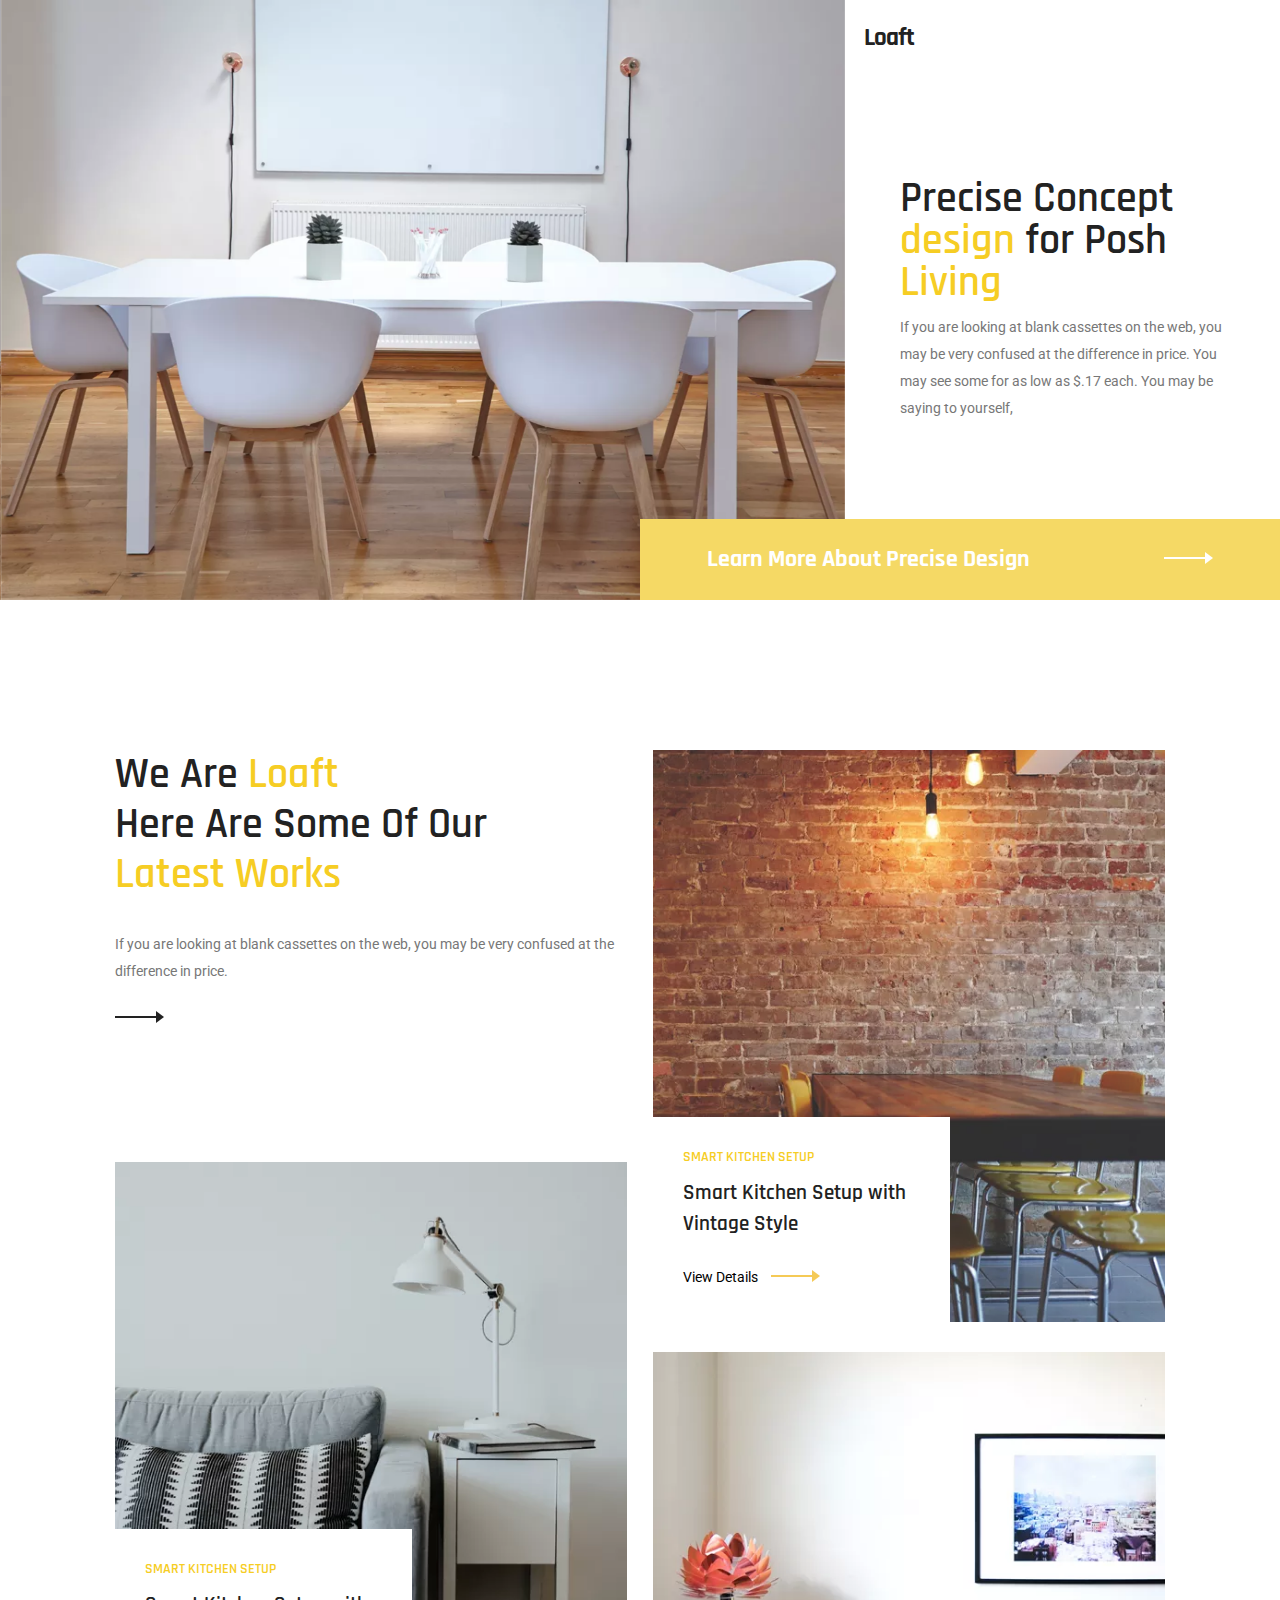
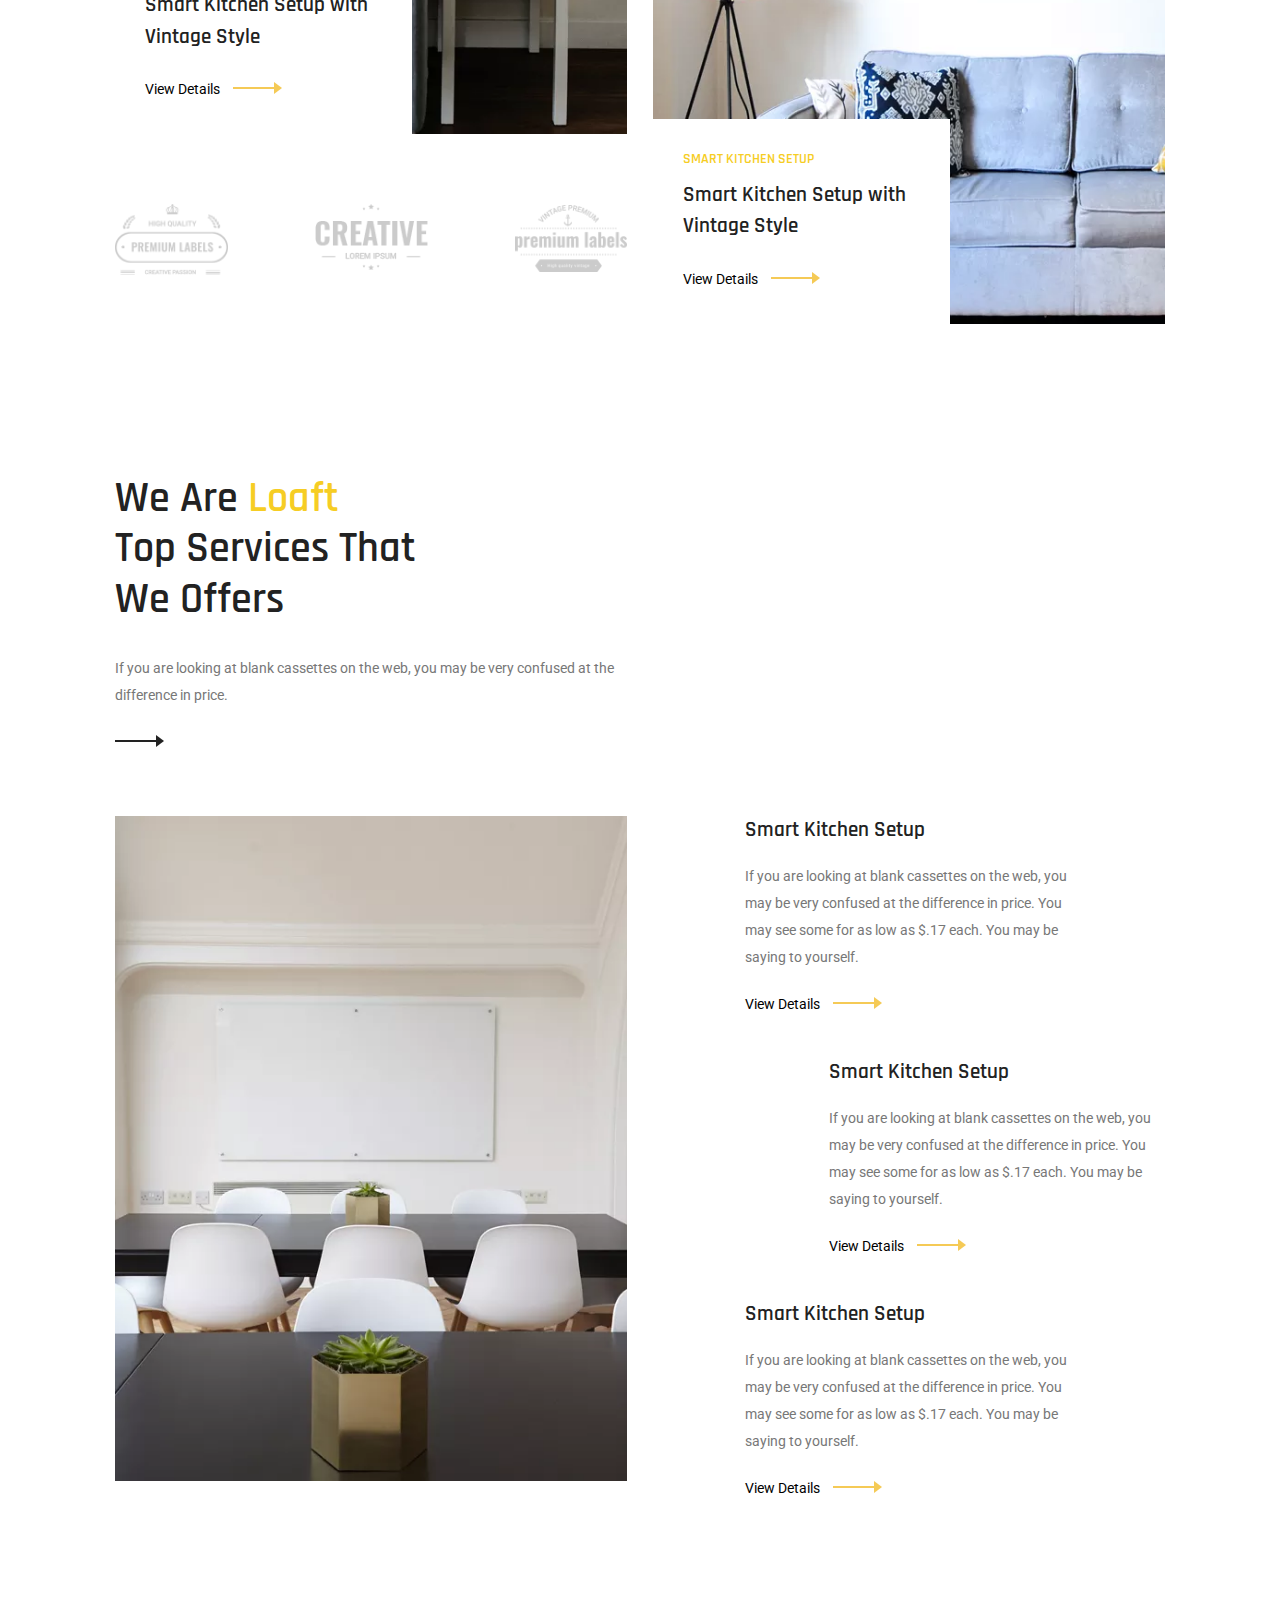
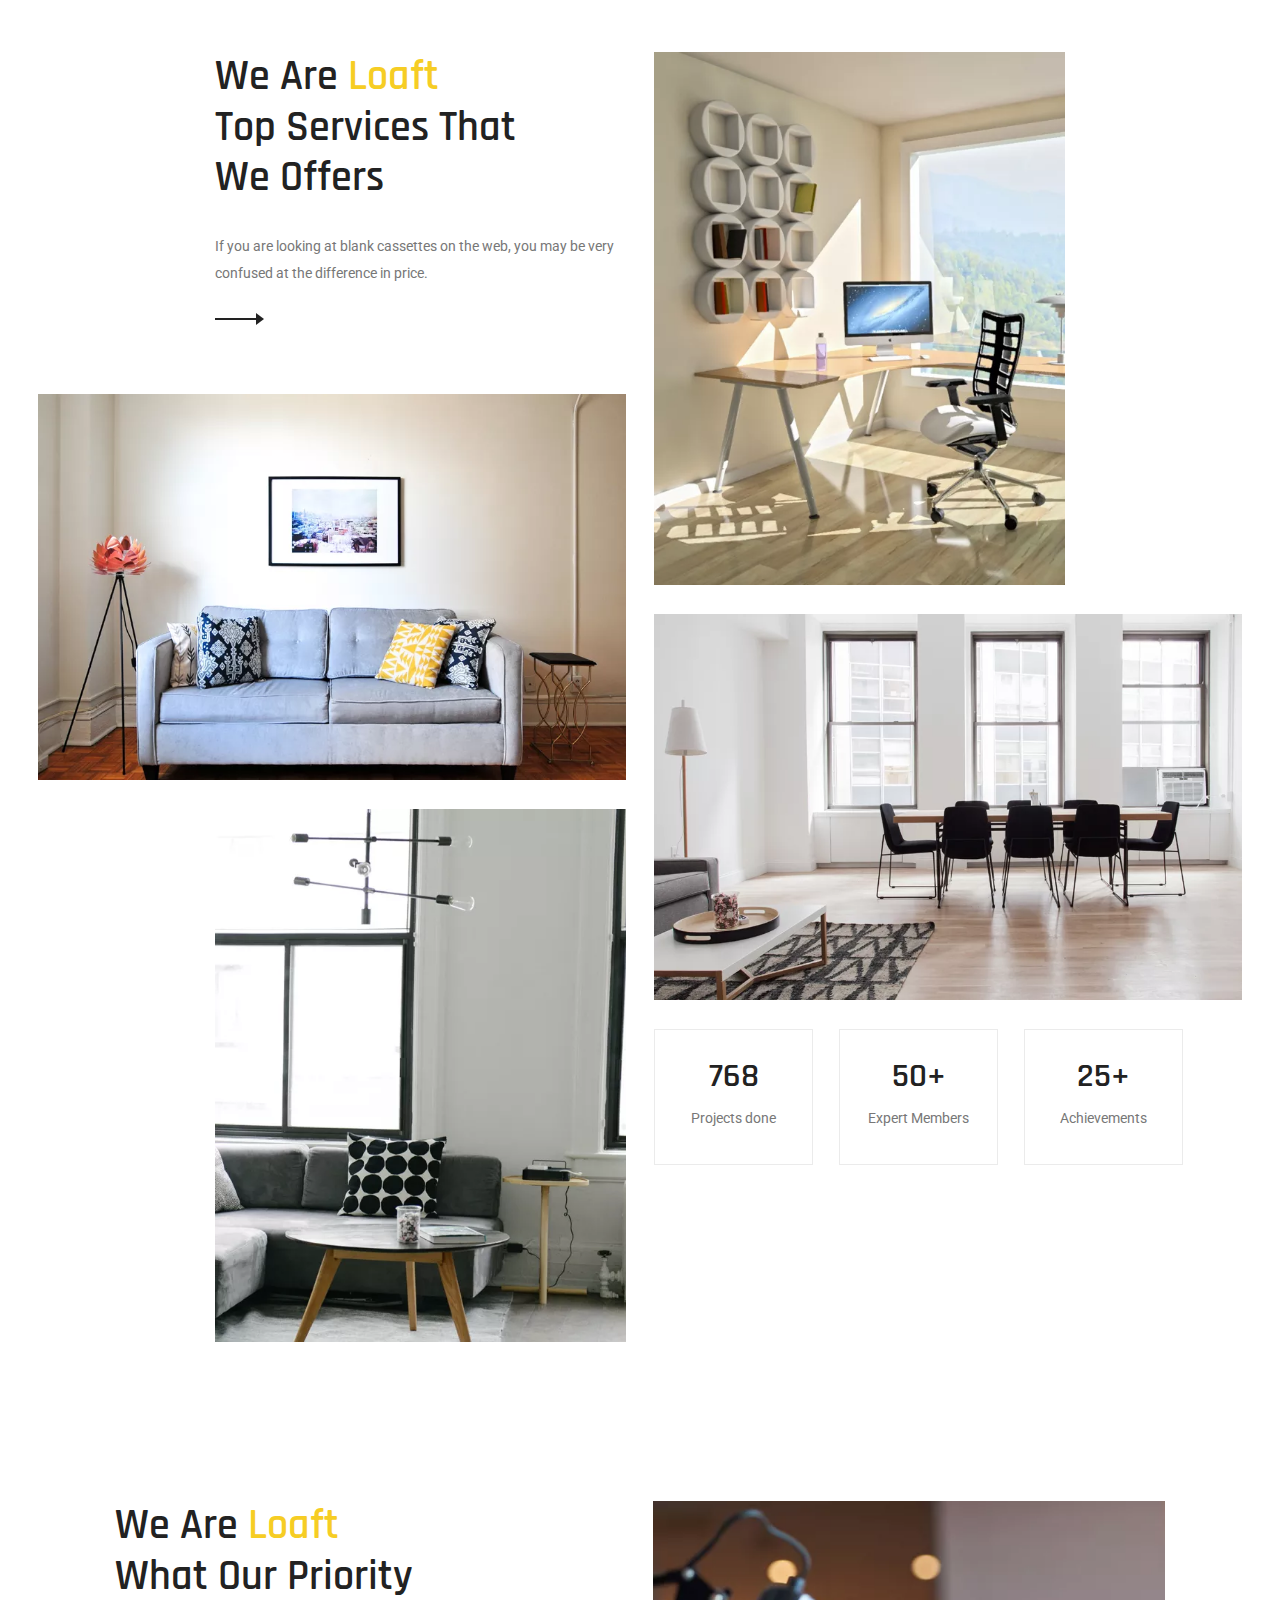
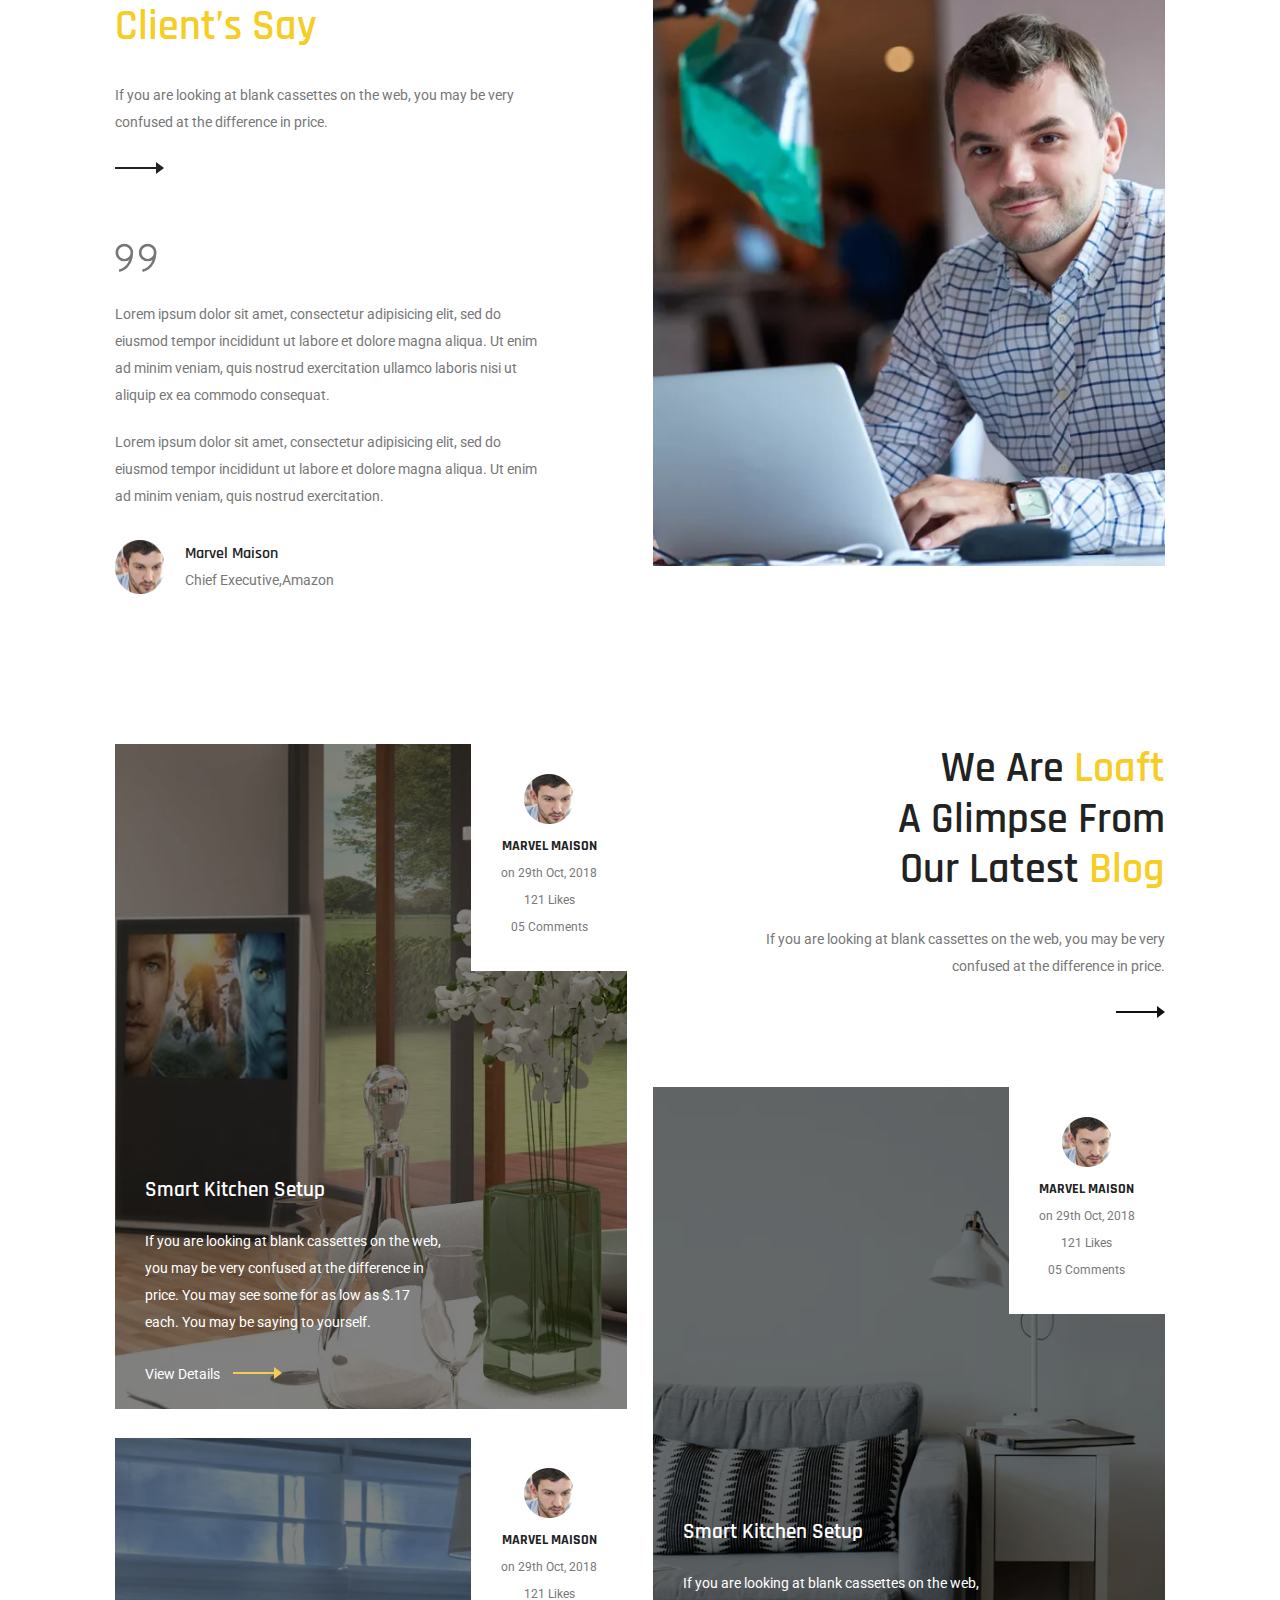
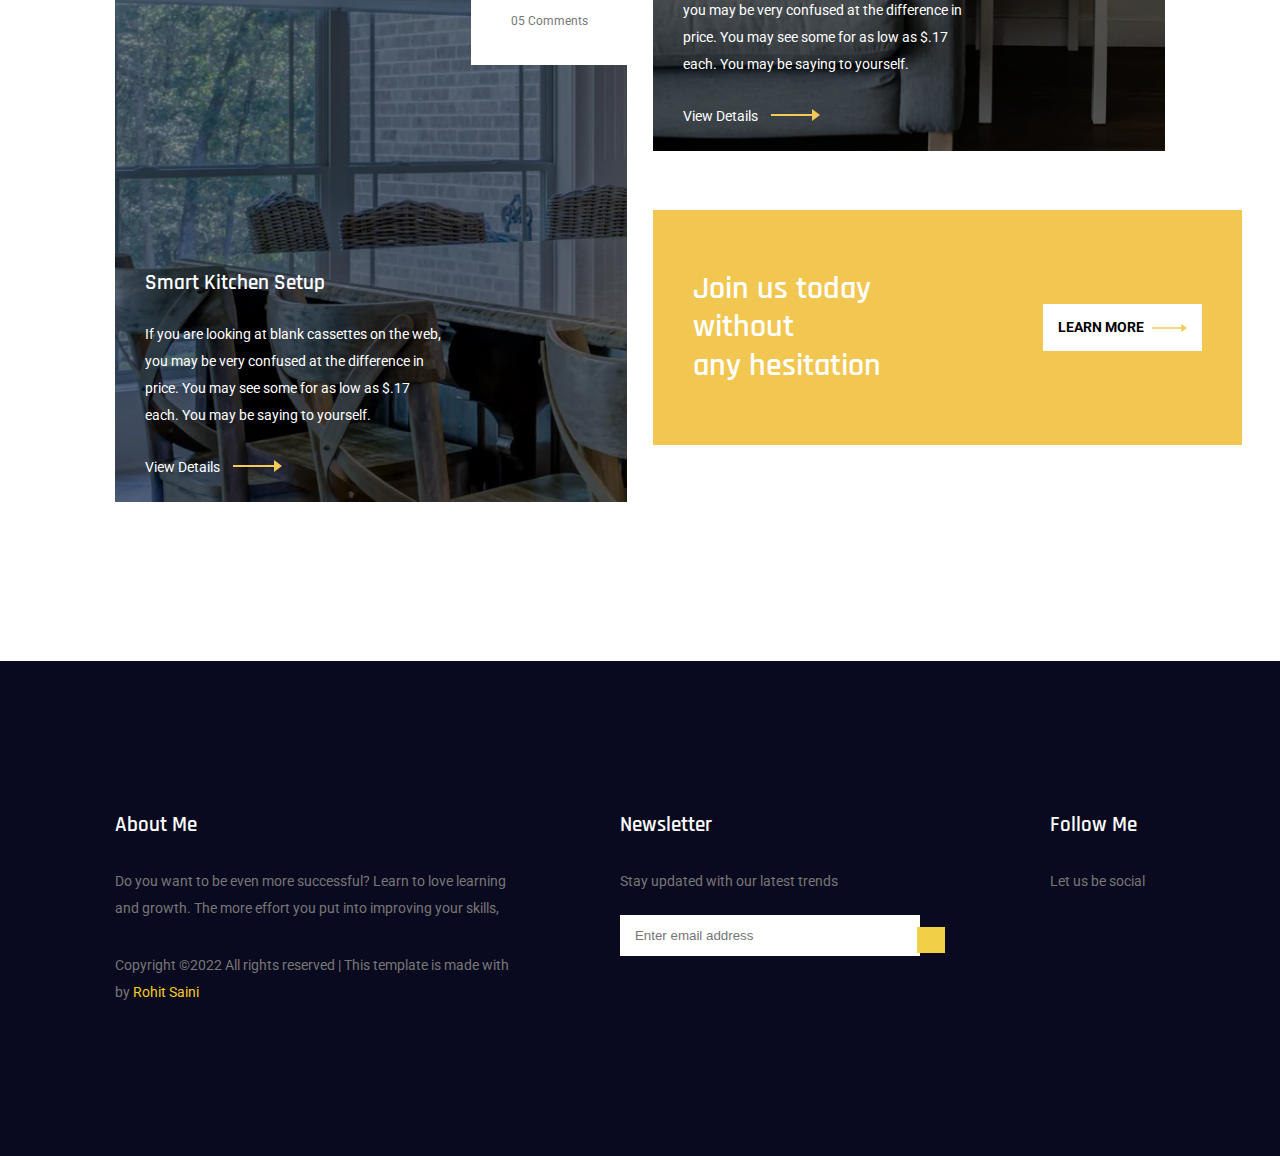
<file: index.html>
<!DOCTYPE html>
<html>
<head>
	<meta charset="utf-8">
	<meta name="viewport" content="width=device-width, initial-scale=1">
	<title>Loaft Interior</title>
	<link rel="stylesheet" type="text/css" href="./css/style.css">
	<link rel="stylesheet" type="text/css" href="./css/responsive.css">

	<!-- For Icons -->
	<link rel="stylesheet" href="https://use.fontawesome.com/releases/v5.15.4/css/all.css" integrity="sha384-DyZ88mC6Up2uqS4h/KRgHuoeGwBcD4Ng9SiP4dIRy0EXTlnuz47vAwmeGwVChigm" crossorigin="anonymous">

	<!-- For Slider -->
	<link rel="stylesheet" href="./css/owl.carousel.min.css" />
	<script src="https://cdnjs.cloudflare.com/ajax/libs/jquery/3.6.0/jquery.min.js"
		integrity="sha512-894YE6QWD5I59HgZOGReFYm4dnWc1Qt5NtvYSaNcOP+u1T9qYdvdihz0PPSiiqn/+/3e7Jo4EaG7TubfWGUrMQ=="
		crossorigin="anonymous" referrerpolicy="no-referrer">
	</script>
	<script src="./js/owl.carousel.min.js" data-cover></script>
		
</head>
<body>
<!-- ===== ===== Home Page HTML ===== ===== -->

<!-- ----- Navigation Bar ----- -->
<header>
	<nav>
		<div id="navLinks">
			<i class="fas fa-times" onclick="hideMenu()"></i>
			<ul>
				<li><a href="index.html">HOME</a></li>
				<li><a href="about.html">ABOUT</a></li>
				<li class="dropdown" onclick="dropMenu()">
					<a class="dropbtn">WORKS</a>
					<div class="dropdown-content" id="dropId">
						<a href="project.html">Project</a>
						<a href="project-details.html">Project Details</a>
					</div>
				</li>
				<li><a href="service.html">SERVICE</a></li>
				<li class="dropdown" onclick="dropMenu2()">
					<a class="dropbtn">BLOG</a>
					<div class="dropdown-content" id="dropId2">
						<a href="blog.html">Blog</a>
						<a href="blog-details.html">Blog Details</a>
					</div>
				</li>
				<li><a href="contact.html">CONTACT</a></li>
			</ul>
		</div>
		<i id="nav-icon" class="fas fa-bars" onclick="showMenu()"></i>
	</nav>

	<div class="nav-logo">
		<a href="index.html"><h2>Loaft</h2></a>
	</div>
</header>

<!-- ----- Header Section ----- -->
<section class="header">
		<div class="header-row d-flex">
			<div class="header-col col">
				<div class="owl-carousel owl-theme">
					<div class="item">
					<img src="images/xbanner-img1.webp" style="width: 100%; height: auto;">
					</div>
				</div>
			</div>
			<div class="header-col-2 col">
				<div>
					<h1>Precise Concept <span>design</span> for Posh <span>Living</span></h1>
					<p>
						If you are looking at blank cassettes on the web, you may be very confused at the difference in price. You may see some for as low as $.17 each. You may be saying to yourself,
					</p>
				</div>
			</div>
		</div>

		<div class="header-row-2 d-flex">
			<a href="about.html"><h3>Learn More About Precise Design</h3></a>
			<a href="about.html"><img src="images/arrow.webp"></a>
		</div>
</section>

<!-- ----- Project Section ----- -->
<section class="p-t-150 w-82">
	<div class="container d-flex">

		<div class="project-col col w-48">
			<div class="p-col-section">
				<h1>We Are <span>Loaft</span> <br>Here Are Some Of Our <br><span>Latest Works</span></h1>
				<p>If you are looking at blank cassettes on the web, you may be very confused at the difference in price.</p>
				<img src="images/arrow.webp">
			</div>
			<div class="p-col-section-2">
				<img src="images/ximg1.webp" style="width: 100%;">
				<div class="project-box">
					<h4><span>SMART KITCHEN SETUP</span></h4>
					<h2>Smart Kitchen Setup with Vintage Style</h2>
					<div class="view-image">
						<a href="project.html">View Details <img src="images/arrow-2.webp"></a>
					</div>
				</div>
			</div>
			<div class="p-col-section-3 d-flex">
				<div class="p-col-img">
					<img src="images/download-1.webp" style="width: 100%;">
				</div>
				<div class="p-col-img">
					<img src="images/download-2.webp" style="width: 100%;">
				</div>
				<div class="p-col-img">
					<img src="images/download-3.webp" style="width: 100%;">
				</div>
			</div>
		</div>

		<div class="project-col col w-48">
			<div class="p-col-section-4">
				<img src="images/ximg2.webp" style="width: 100%;">
				<div class="project-box">
					<h4><span>SMART KITCHEN SETUP</span></h4>
					<h2>Smart Kitchen Setup with Vintage Style</h2>
					<div class="view-image">
						<a href="project.html">View Details <img src="images/arrow-2.webp"></a>
					</div>
				</div>
			</div>
			<div class="p-col-section-5">
				<img src="images/ximg3.webp" style="width: 100%;">
				<div class="project-box">
					<h4><span>SMART KITCHEN SETUP</span></h4>
					<h2>Smart Kitchen Setup with Vintage Style</h2>
					<div class="view-image">
						<a href="project.html">View Details <img src="images/arrow-2.webp"></a>
					</div>
				</div>
			</div>
		</div>

	</div>
</section>

<!-- ----- Services Section ----- -->
<section class="p-t-150 w-82">
	<div class="container">
		<div class="service-col col s-c-2 w-48">
			<h1>We Are <span>Loaft</span> <br>Top Services That <br>We Offers</h1>
			<p>If you are looking at blank cassettes on the web, you may be very confused at the difference in price.</p>
			<img src="images/arrow.webp">
		</div>
	</div>

	<div class="container d-flex pt-60">
		<div class="service-col col service-img w-48">
			<img src="images/xservice1.webp" style="width: 100%;">
		</div>
		<div class="service-col-2 col">
			<div class="service-box">
				<h2>Smart Kitchen Setup</h2>
				<p>If you are looking at blank cassettes on the web, you may be very
					confused at the difference in price. You may see some for as low as $.17 each. You may be saying to yourself.
				</p>
				<div class="view-image">
					<a href="service.html">View Details <img src="images/arrow-2.webp"></a>
				</div>
			</div>
			<div class="service-box pt-40" style="float: right;">
				<h2>Smart Kitchen Setup</h2>
				<p>If you are looking at blank cassettes on the web, you may be very
					confused at the difference in price. You may see some for as low as $.17 each. You may be saying to yourself.
				</p>
				<div class="view-image">
					<a href="service.html">View Details <img src="images/arrow-2.webp"></a>
				</div>
			</div>
			<div class="service-box pt-40">
				<h2>Smart Kitchen Setup</h2>
				<p>If you are looking at blank cassettes on the web, you may be very
					confused at the difference in price. You may see some for as low as $.17 each. You may be saying to yourself.
				</p>
				<div class="view-image">
					<a href="service.html">View Details <img src="images/arrow-2.webp"></a>
				</div>
			</div>
		</div>
	</div>
</section>

<!-- ----- Offers Section ----- -->
<section class="p-t-150 w-94">
	<div class="container d-flex">
		<div class="offers-col col w-48">
			<div class="offers-item w-70 f-right clear">
				<h1>We Are <span>Loaft</span> <br>Top Services That <br>We Offers</h1>
				<p>If you are looking at blank cassettes on the web, you may be very confused at the difference in price.</p>
				<img src="images/arrow.webp">
			</div>
			<div class="offers-item clear pt-60">
				<div class="offers-item-img">
					<img src="images/xgallery1.webp" style="width: 100%;">
					<div class="offers-item-hover">
						<i class="fas fa-expand-arrows-alt"></i>
					</div>
				</div>
			</div>
			<div class="offers-item w-70 f-right clear pt-20">
				<div class="offers-item-img">
					<img src="images/xgallery3.webp" style="width: 100%;">
					<div class="offers-item-hover">
						<i class="fas fa-expand-arrows-alt"></i>
					</div>
				</div>
			</div>
		</div>

		<div class="offers-col col w-48">
			<div class="offers-item w-70 clear">
				<div class="offers-item-img">
					<img src="images/xgallery2.webp" style="width: 100%;">
					<div class="offers-item-hover">
						<i class="fas fa-expand-arrows-alt"></i>
					</div>
				</div>
			</div>
			<div class="offers-item clear pt-20">
				<div class="offers-item-img">
					<img src="images/xgallery4.webp" style="width: 100%;">
					<div class="offers-item-hover">
						<i class="fas fa-expand-arrows-alt"></i>
					</div>
				</div>
			</div>
			<div class="offers-item clear pt-20 d-flex">
				<div class="offers-box">
					<i class="fas fa-briefcase"></i>
					<h4>768</h4>
					<p>Projects done</p>
				</div>
				<div class="offers-box">
					<i class="fas fa-briefcase"></i>
					<h4>50+</h4>
					<p>Expert Members</p>
				</div>
				<div class="offers-box">
					<i class="fas fa-briefcase"></i>
					<h4>25+</h4>
					<p>Achievements</p>
				</div>
			</div>
		</div>
	</div>
</section>

<!-- Client’s Section -->
<section class="p-t-150 w-82">
	<div class="container d-flex">
		<div class="clients-col col w-48">
			<div class="clients-item w-83">
				<h1>We Are <span>Loaft</span> <br>What Our Priority <br><span>Client’s Say</span></h1>
				<p>If you are looking at blank cassettes on the web, you may be very confused at the difference in price.</p>
				<img src="images/arrow.webp">
			</div>
			<div class="clients-item w-83 pt-60">
				<img src="images/xquote.webp">
				<p style="padding: 20px 0 0;">Lorem ipsum dolor sit amet, consectetur adipisicing elit, sed do eiusmod tempor incididunt ut labore et dolore magna aliqua. Ut enim ad minim veniam, quis nostrud exercitation ullamco laboris nisi ut aliquip ex ea commodo consequat.</p>
				<p style="padding: 20px 0 0;">Lorem ipsum dolor sit amet, consectetur adipisicing elit, sed do eiusmod tempor incididunt ut labore et dolore magna aliqua. Ut enim ad minim veniam, quis nostrud exercitation.</p>
				<div class="client-img">
					<img src="images/xtesti-author.webp">
					<div>
						<h3>Marvel Maison</h3>
						<p>Chief Executive,Amazon</p>
					</div>
				</div>
			</div>
		</div>

		<div class="clients-col col w-48">
			<img src="images/xtesti-img.webp" style="width: 100%;">
		</div>
	</div>
</section>

<!-- Blog Section -->
<section class="padd-150 w-82">
	<div class="container d-flex">
		<div class="blog-col col w-48">
			<div class="blog-item">
				<img src="images/xh-blog1.webp" style="width: 100%;">
				<div class="blog-box-1">
					<img src="images/xtesti-author.webp">
					<h4>MARVEL MAISON</h4>
					<p>on 29th Oct, 2018</p>
					<p>121 Likes</p>
					<p>05 Comments</p>
				</div>
				<div class="blog-box-2">
					<h2>Smart Kitchen Setup</h2>
					<p>If you are looking at blank cassettes on the web, you may be very
						confused at the difference in price. You may see some for as low as $.17 each. You may be saying to yourself.</p>
					<div class="view-image">
						<a href="blog.html">View Details <img src="images/arrow-2.webp"></a>
					</div>
				</div>
			</div>
			<div class="blog-item mt-20">
				<img src="images/xh-blog3.webp" style="width: 100%;">
				<div class="blog-box-1">
					<img src="images/xtesti-author.webp">
					<h4>MARVEL MAISON</h4>
					<p>on 29th Oct, 2018</p>
					<p>121 Likes</p>
					<p>05 Comments</p>
				</div>
				<div class="blog-box-2">
					<h2>Smart Kitchen Setup</h2>
					<p>If you are looking at blank cassettes on the web, you may be very
						confused at the difference in price. You may see some for as low as $.17 each. You may be saying to yourself.</p>
					<div class="view-image">
						<a href="blog.html">View Details <img src="images/arrow-2.webp"></a>
					</div>
				</div>
			</div>
		</div>

		<div class="blog-col col w-48">
			<div class="blog-item w-83 a-right f-right pb-60">
				<h1>We Are <span>Loaft</span> <br>A Glimpse From <br>Our Latest <span> Blog</span></h1>
				<p class="pt-30 pb-20">If you are looking at blank cassettes on the web, you may be very confused at the difference in price.</p>
				<img src="images/arrow.webp">
			</div>
			<div class="blog-item clear">
				<img src="images/xh-blog2.webp" style="width: 100%;">
				<div class="blog-box-1">
					<img src="images/xtesti-author.webp">
					<h4>MARVEL MAISON</h4>
					<p>on 29th Oct, 2018</p>
					<p>121 Likes</p>
					<p>05 Comments</p>
				</div>
				<div class="blog-box-2">
					<h2>Smart Kitchen Setup</h2>
					<p>If you are looking at blank cassettes on the web, you may be very
						confused at the difference in price. You may see some for as low as $.17 each. You may be saying to yourself.</p>
					<div class="view-image">
						<a href="blog.html">View Details <img src="images/arrow-2.webp"></a>
					</div>
				</div>
			</div>
			<div class="blog-item-2">
				<h2>Join us today <br>without <br>any hesitation</h2>
				<div class="btn">
					<a href="contact.html">LEARN MORE <img src="images/arrow-2.webp"></a>
				</div>
			</div>
		</div>
	</div>
</section>

<!-- Footer Section -->
<footer class="padd-150">
	<div class="container d-flex w-82">
		<div class="footer-col col">
			<h2>About Me</h2>
			<p class="pt-30">Do you want to be even more successful? Learn to love learning and growth. The more effort you put into improving your skills,</p>
			<p class="pt-30">Copyright ©2022 All rights reserved | This template is made with <i class="far fa-heart"></i> by <span>Rohit Saini</span></p>
		</div>
		<div class="footer-col col">
			<h2>Newsletter</h2>
			<p class="pt-30">Stay updated with our latest trends</p>
			<form class="pt-20">
				<input type="email" name="Email" placeholder="Enter email address">
				<button type="submit"><i class="fas fa-arrow-right"></i></button>
			</form>
		</div>
		<div class="footer-col col">
			<h2>Follow Me</h2>
			<p class="pt-30">Let us be social</p>
			<div class="icons">
				<a href="https://www.facebook.com/"><i class="fab fa-facebook-f"></i></a>
				<a href="https://www.twitter.com/"><i class="fab fa-twitter"></i></a>
				<a href="https://www.google.com/"><i class="fab fa-chrome"></i></a>
				<a href="https://www.behance.net/"><i class="fab fa-behance"></i></a>
			</div>
		</div>
	</div>
</footer>


	<script type="text/javascript">
		// For Navigation Bar ----->
		var navbar = document.getElementById("navLinks");
		var icon = document.getElementById("nav-icon");

		function showMenu() {
			navbar.style.right = "0";
			icon.style.display = "none";
		}
		function hideMenu() {
			navbar.style.right = "-100%";
			icon.style.display = "block";
		}
 
		function dropMenu() {
			var ic = document.getElementById("dropId");
				ic.style.display = "block";
		}
		function dropMenu2() {
			var ic2 = document.getElementById("dropId2");
				ic2.style.display = "block";
		}


		// For Slider ----->
		$('.owl-carousel').owlCarousel({
				loop: true,
				margin: 0,
				nav: true,
				dots: true,
				responsive: {
					0: {
						items: 1
					},
					600: {
						items: 1
					},
					1000: {
						items: 1
					}
				}
			})
	</script>

</body>
</html>
</file>
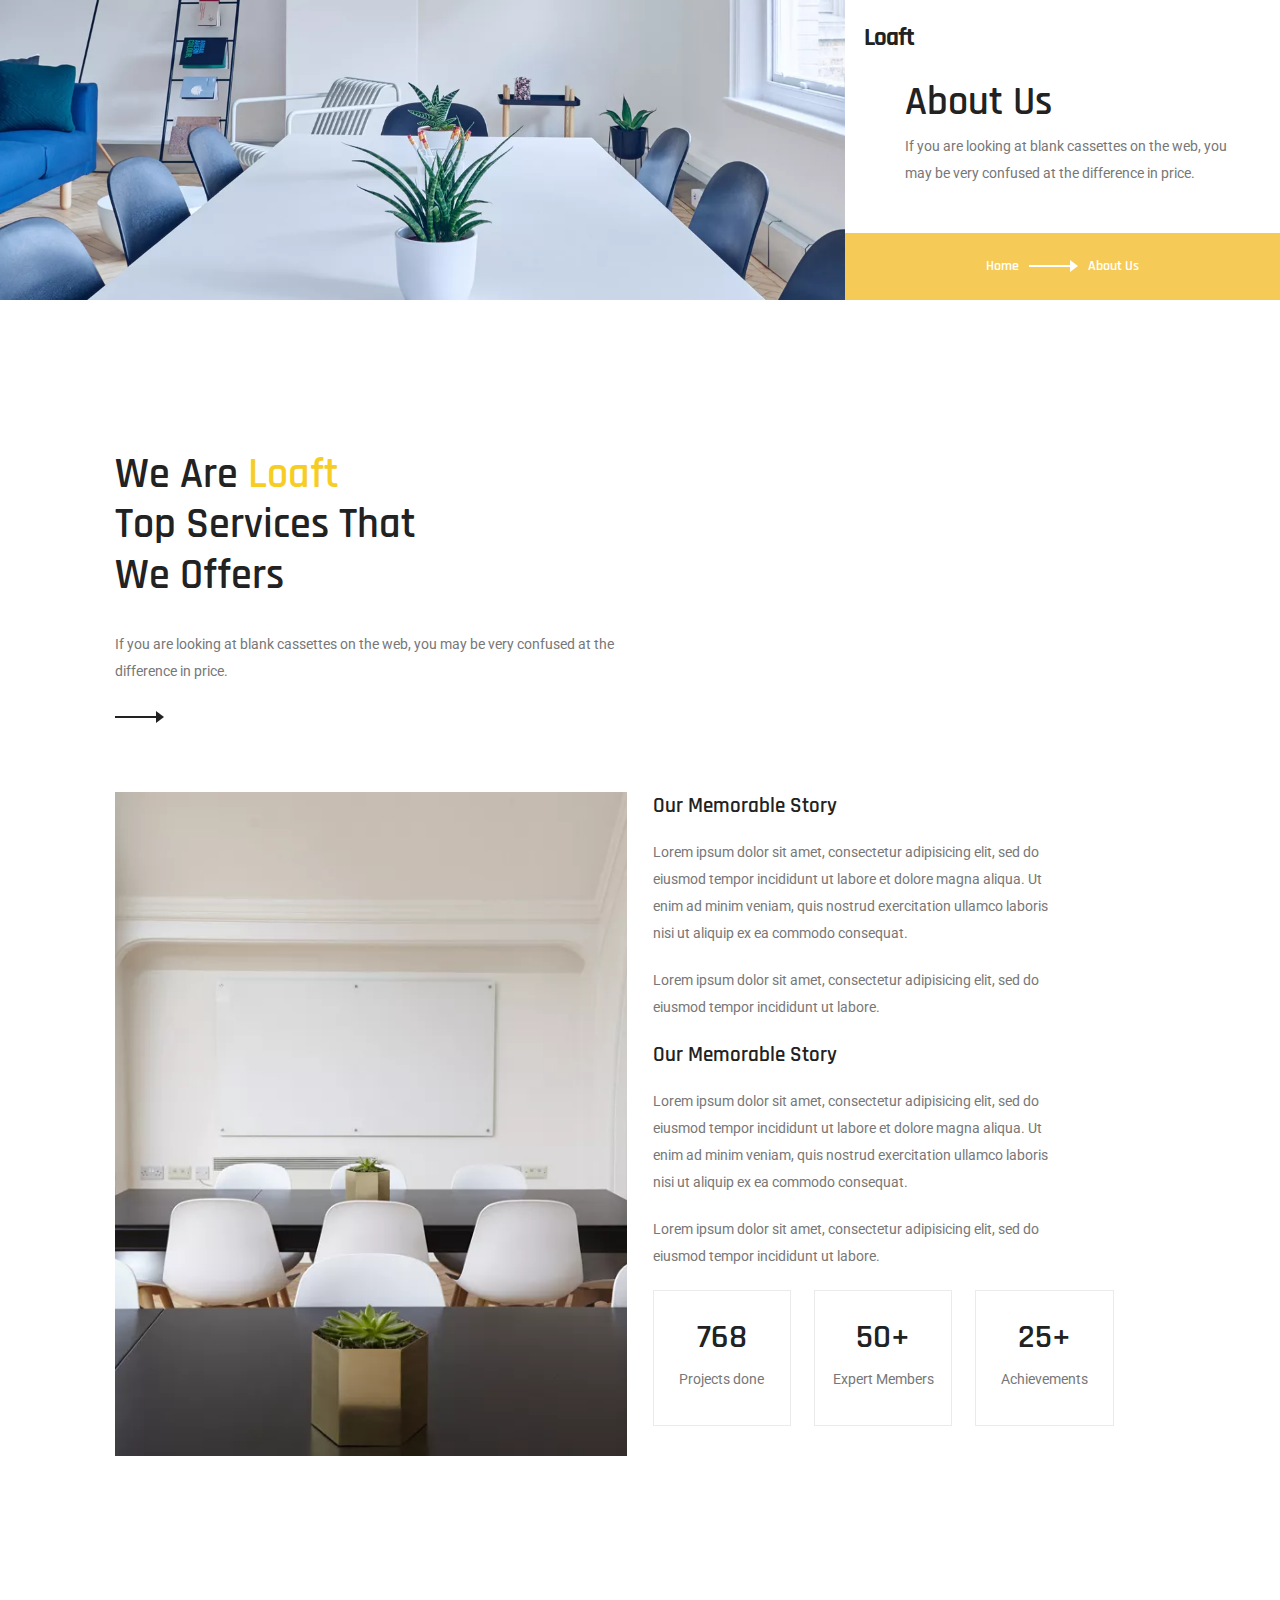
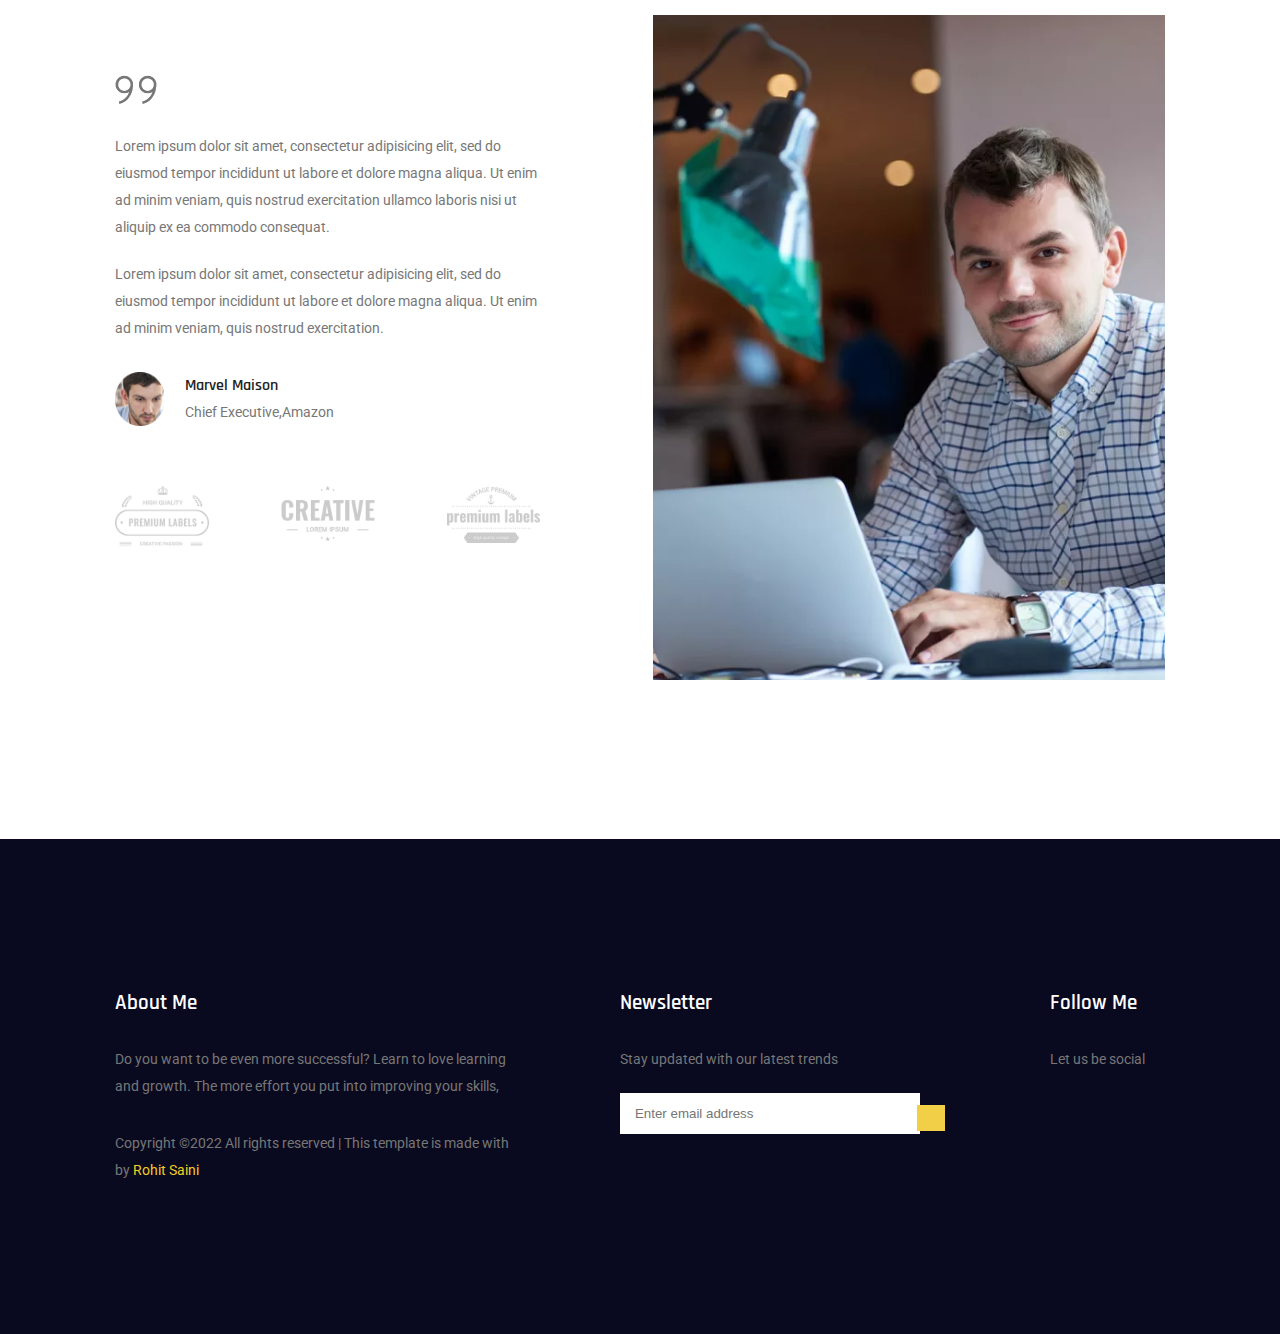
<file: about.html>
<!DOCTYPE html>
<html>
<head>
	<meta charset="utf-8">
	<meta name="viewport" content="width=device-width, initial-scale=1">
	<title>Loaft Interior</title>
	<link rel="stylesheet" type="text/css" href="./css/style.css">
	<link rel="stylesheet" type="text/css" href="./css/responsive.css">

	<!-- For Icons -->
	<link rel="stylesheet" href="https://use.fontawesome.com/releases/v5.15.4/css/all.css" integrity="sha384-DyZ88mC6Up2uqS4h/KRgHuoeGwBcD4Ng9SiP4dIRy0EXTlnuz47vAwmeGwVChigm" crossorigin="anonymous">
</head>
<body>
<!-- ===== ===== About Page HTML ===== ===== -->

<!-- ----- Navigation Bar ----- -->
<header>
	<nav>
		<div id="navLinks">
			<i class="fas fa-times" onclick="hideMenu()"></i>
			<ul>
				<li><a href="index.html">HOME</a></li>
				<li><a href="about.html">ABOUT</a></li>
				<li class="dropdown" onclick="dropMenu()">
					<a class="dropbtn">WORKS</a>
					<div class="dropdown-content" id="dropId">
						<a href="project.html">Project</a>
						<a href="project-details.html">Project Details</a>
					</div>
				</li>
				<li><a href="service.html">SERVICE</a></li>
				<li class="dropdown" onclick="dropMenu2()">
					<a class="dropbtn">BLOG</a>
					<div class="dropdown-content" id="dropId2">
						<a href="blog.html">Blog</a>
						<a href="blog-details.html">Blog Details</a>
					</div>
				</li>
				<li><a href="contact.html">CONTACT</a></li>
			</ul>
		</div>
		<i id="nav-icon" class="fas fa-bars" onclick="showMenu()"></i>
	</nav>	

	<div class="nav-logo">
		<a href="index.html"><h2>Loaft</h2></a>
	</div>
</header>


<!-- ----- Header Section ----- -->
<section class="header about-header">
	<div class="header-row d-flex">
		<div class="header-col col">
			<div class="owl-carousel owl-theme">
				<div class="item">
					<img src="images/common-banner.jpg.webp" style="width: 100%; height: auto;">
				</div>
			</div>
		</div>
		<div class="header-col-2 col">
			<div>
				<h1>About Us</h1>
				<p>
					If you are looking at blank cassettes on the web, you may be very confused at the difference in price.
				</p>
			</div>
		</div>
	</div>

	<div class="header-row-2 d-flex">
		<a href="index.html"><h4>Home<img src="images/arrow.webp">About Us</h4></a>
	</div>
</section>

<!-- ----- Services Section ----- -->
<section class="p-t-150 w-82 about-service">
	<div class="container">
		<div class="service-col col s-c-2 w-48">
			<h1>We Are <span>Loaft</span> <br>Top Services That <br>We Offers</h1>
			<p>If you are looking at blank cassettes on the web, you may be very confused at the difference in price.</p>
			<img src="images/arrow.webp">
		</div>
	</div>

	<div class="container d-flex pt-60">
		<div class="service-col col service-img w-48">
			<img src="images/xservice1.webp" style="width: 100%;">
		</div>
		<div class="service-col-2 col w-48">
			<div class="service-box">
				<h2>Our Memorable Story</h2>
				<p>Lorem ipsum dolor sit amet, consectetur adipisicing elit, sed do eiusmod tempor incididunt ut labore et dolore magna aliqua. Ut enim ad minim veniam, quis nostrud exercitation ullamco laboris nisi ut aliquip ex ea commodo consequat.
				</p>
				<p>Lorem ipsum dolor sit amet, consectetur adipisicing elit, sed do eiusmod tempor incididunt ut labore.</p>
			</div>
			<div class="service-box pt-20">
				<h2>Our Memorable Story</h2>
				<p>Lorem ipsum dolor sit amet, consectetur adipisicing elit, sed do eiusmod tempor incididunt ut labore et dolore magna aliqua. Ut enim ad minim veniam, quis nostrud exercitation ullamco laboris nisi ut aliquip ex ea commodo consequat.
				</p>
				<p>Lorem ipsum dolor sit amet, consectetur adipisicing elit, sed do eiusmod tempor incididunt ut labore.</p>
			</div>
			<div class="service-box">
				<div class="offers-item clear pt-20 d-flex">
					<div class="offers-box">
						<i class="fas fa-briefcase"></i>
						<h4>768</h4>
						<p>Projects done</p>
					</div>
					<div class="offers-box">
						<i class="fas fa-briefcase"></i>
						<h4>50+</h4>
						<p>Expert Members</p>
					</div>
					<div class="offers-box">
						<i class="fas fa-briefcase"></i>
						<h4>25+</h4>
						<p>Achievements</p>
					</div>
				</div>
			</div>
		</div>
	</div>
</section>

<!-- Client’s Section -->
<section class="padd-150 w-82 about-client">
	<div class="container d-flex">
		<div class="clients-col col w-48">
			<div class="clients-item w-83 pt-60">
				<img src="images/xquote.webp">
				<p style="padding: 20px 0 0;">Lorem ipsum dolor sit amet, consectetur adipisicing elit, sed do eiusmod tempor incididunt ut labore et dolore magna aliqua. Ut enim ad minim veniam, quis nostrud exercitation ullamco laboris nisi ut aliquip ex ea commodo consequat.</p>
				<p style="padding: 20px 0 0;">Lorem ipsum dolor sit amet, consectetur adipisicing elit, sed do eiusmod tempor incididunt ut labore et dolore magna aliqua. Ut enim ad minim veniam, quis nostrud exercitation.</p>
				<div class="client-img">
					<img src="images/xtesti-author.webp">
					<div>
						<h3>Marvel Maison</h3>
						<p>Chief Executive,Amazon</p>
					</div>
				</div>
			</div>
			<div class="clients-item w-83 pt-60">
				<div class="p-col-section-3 d-flex">
					<div class="p-col-img">
						<img src="images/download-1.webp" style="width: 100%;">
					</div>
					<div class="p-col-img">
						<img src="images/download-2.webp" style="width: 100%;">
					</div>
					<div class="p-col-img">
						<img src="images/download-3.webp" style="width: 100%;">
					</div>
				</div>
			</div>
		</div>

		<div class="clients-col col w-48">
			<img src="images/xtesti-img.webp" style="width: 100%;">
		</div>
	</div>
</section>

<!-- Footer Section -->
<footer class="padd-150">
	<div class="container d-flex w-82">
		<div class="footer-col">
			<h2>About Me</h2>
			<p class="pt-30">Do you want to be even more successful? Learn to love learning and growth. The more effort you put into improving your skills,</p>
			<p class="pt-30">Copyright ©2022 All rights reserved | This template is made with <i class="far fa-heart"></i> by <span>Rohit Saini</span></p>
		</div>
		<div class="footer-col">
			<h2>Newsletter</h2>
			<p class="pt-30">Stay updated with our latest trends</p>
			<form class="pt-20">
				<input type="email" name="Email" placeholder="Enter email address">
				<button type="submit"><i class="fas fa-arrow-right"></i></button>
			</form>
		</div>
		<div class="footer-col">
			<h2>Follow Me</h2>
			<p class="pt-30">Let us be social</p>
			<div class="icons">
				<a href="https://www.facebook.com/"><i class="fab fa-facebook-f"></i></a>
				<a href="https://www.twitter.com/"><i class="fab fa-twitter"></i></a>
				<a href="https://www.google.com/"><i class="fab fa-chrome"></i></a>
				<a href="https://www.behance.net/"><i class="fab fa-behance"></i></a>
			</div>
		</div>
	</div>
</footer>




<script type="text/javascript">
		// For Navigation Bar ----->
		var navbar = document.getElementById("navLinks");
		var icon = document.getElementById("nav-icon");

		function showMenu() {
			navbar.style.right = "0";
			icon.style.display = "none";
		}
		function hideMenu() {
			navbar.style.right = "-100%";
			icon.style.display = "block";
		}
 
		function dropMenu() {
			var ic = document.getElementById("dropId");
				ic.style.display = "block";
		}
		function dropMenu2() {
			var ic2 = document.getElementById("dropId2");
				ic2.style.display = "block";
		}
	</script>


</body>
</html>
</file>
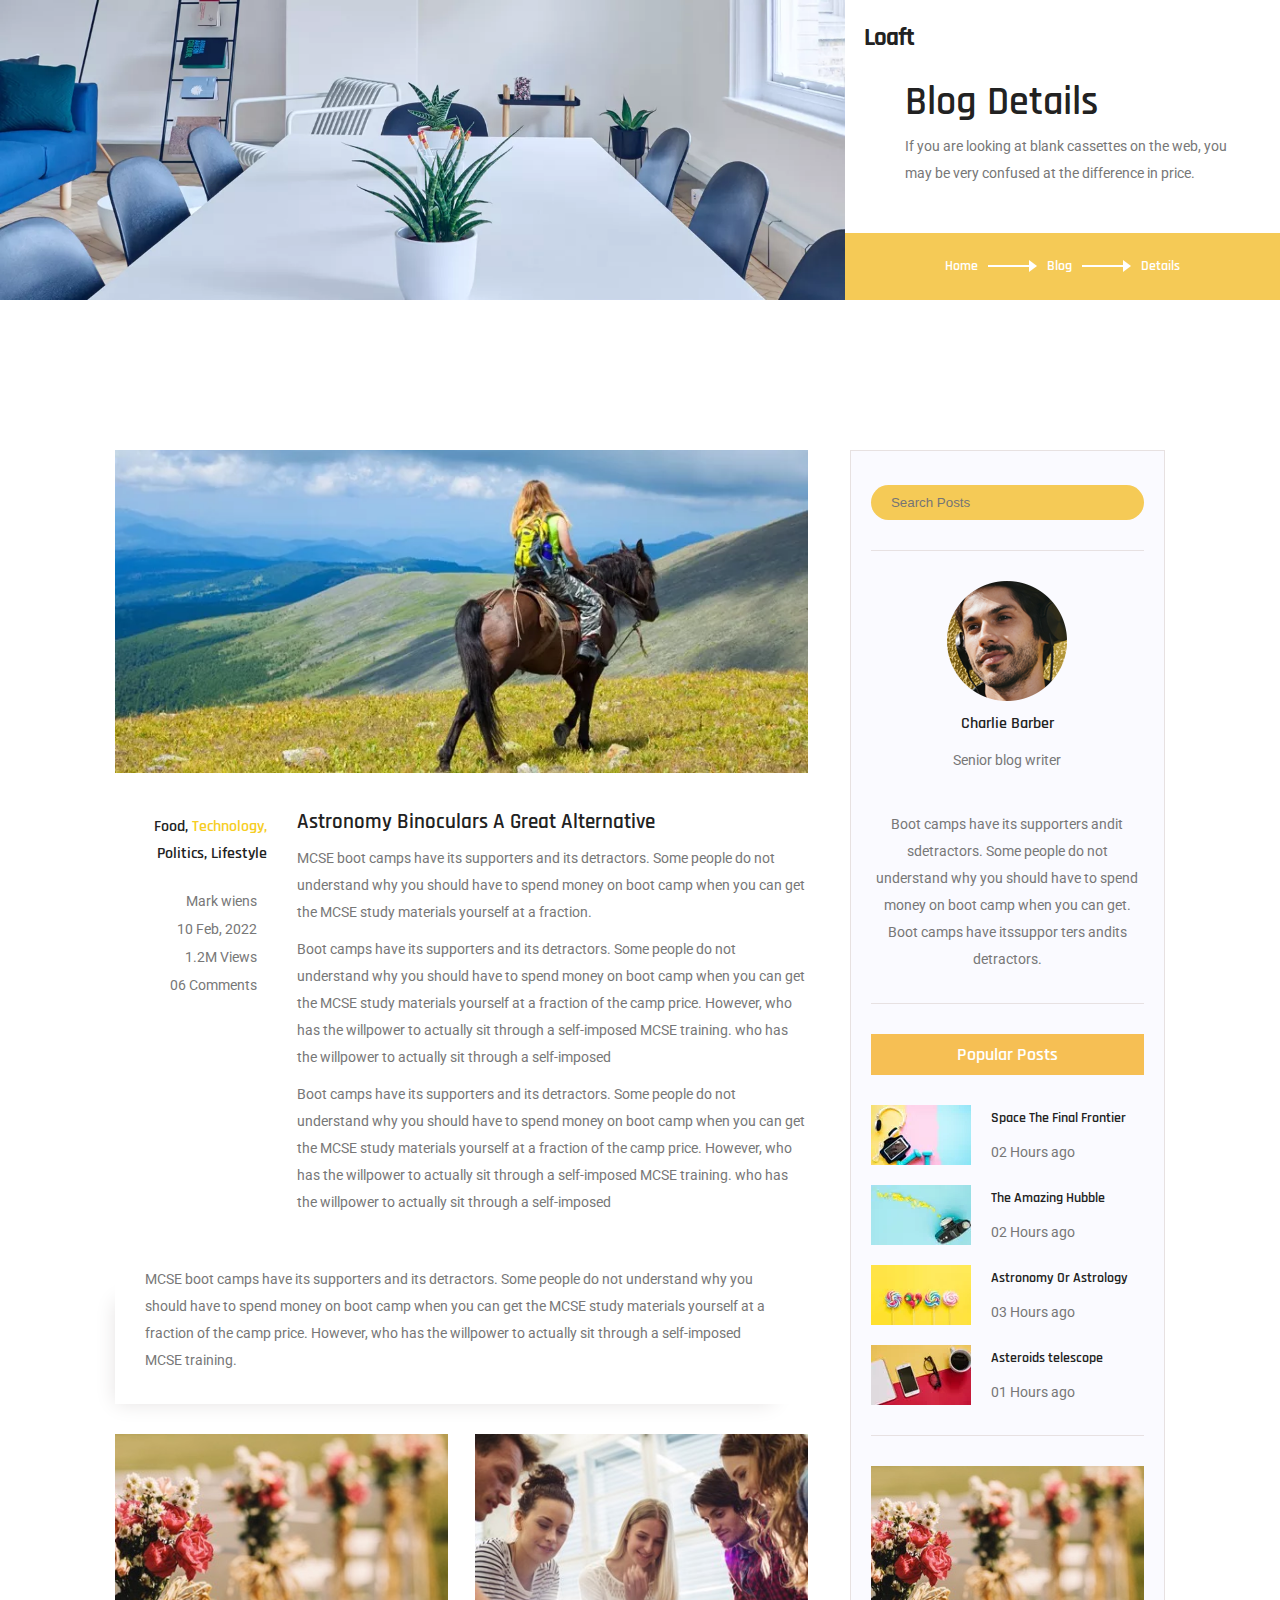
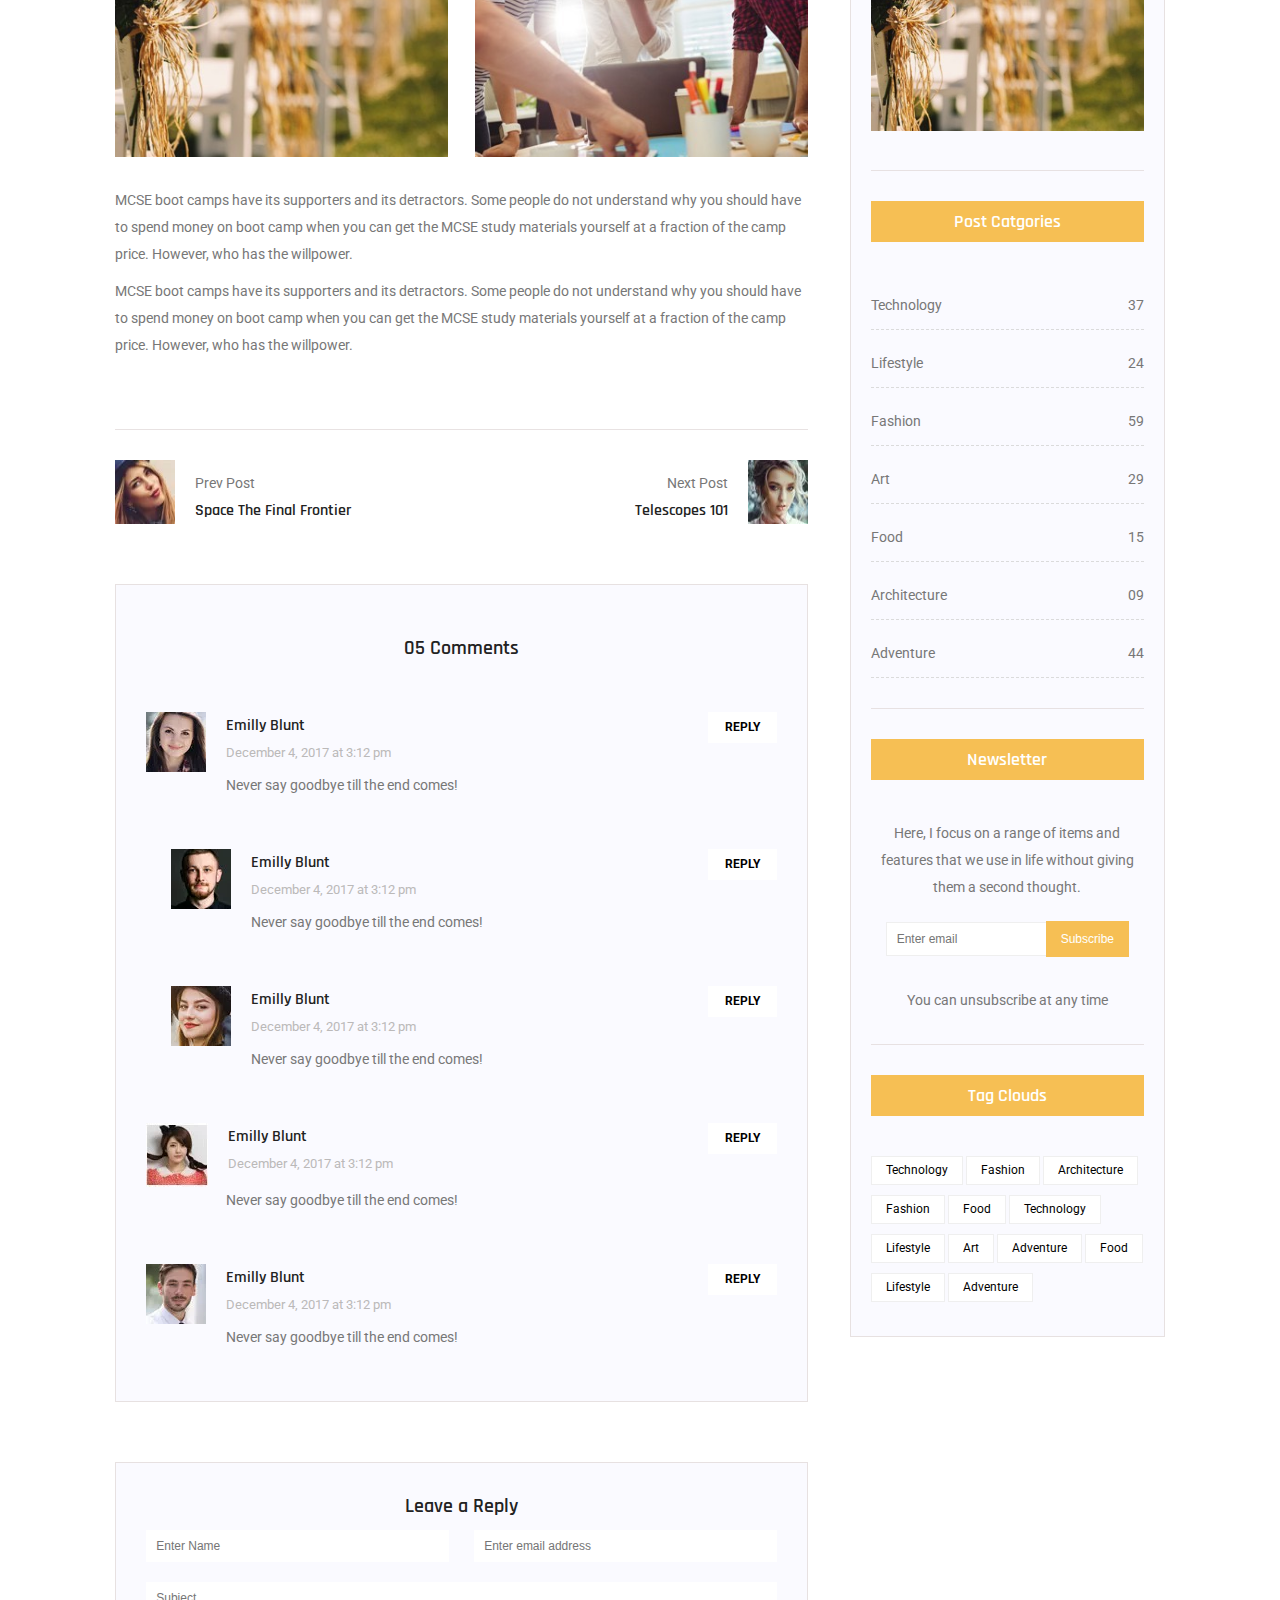
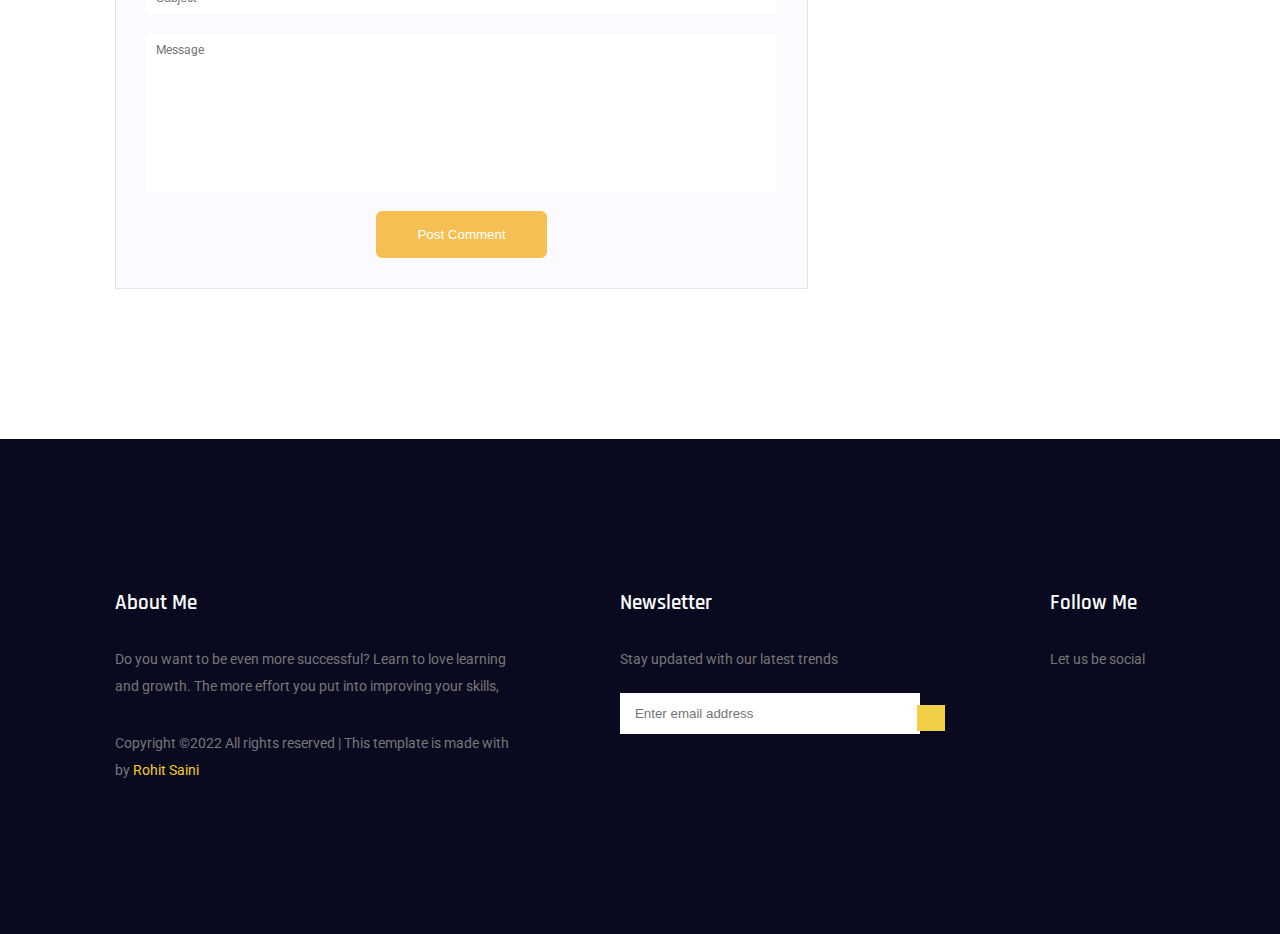
<file: blog-details.html>
<!DOCTYPE html>
<html>
<head>
	<meta charset="utf-8">
	<meta name="viewport" content="width=device-width, initial-scale=1">
	<title>Loaft Interior</title>
	<link rel="stylesheet" type="text/css" href="./css/style.css">
	<link rel="stylesheet" type="text/css" href="./css/responsive.css">

	<!-- For Icons -->
	<link rel="stylesheet" href="https://use.fontawesome.com/releases/v5.15.4/css/all.css" integrity="sha384-DyZ88mC6Up2uqS4h/KRgHuoeGwBcD4Ng9SiP4dIRy0EXTlnuz47vAwmeGwVChigm" crossorigin="anonymous">
</head>
<body>
<!-- ===== ===== Blog Details Page HTML ===== ===== -->

<!-- ----- Navigation Bar ----- -->
<header>
	<nav>
		<div id="navLinks">
			<i class="fas fa-times" onclick="hideMenu()"></i>
			<ul>
				<li><a href="index.html">HOME</a></li>
				<li><a href="about.html">ABOUT</a></li>
				<li class="dropdown" onclick="dropMenu()">
					<a class="dropbtn">WORKS</a>
					<div class="dropdown-content" id="dropId">
						<a href="project.html">Project</a>
						<a href="project-details.html">Project Details</a>
					</div>
				</li>
				<li><a href="service.html">SERVICE</a></li>
				<li class="dropdown" onclick="dropMenu2()">
					<a class="dropbtn">BLOG</a>
					<div class="dropdown-content" id="dropId2">
						<a href="blog.html">Blog</a>
						<a href="blog-details.html">Blog Details</a>
					</div>
				</li>
				<li><a href="contact.html">CONTACT</a></li>
			</ul>
		</div>
		<i id="nav-icon" class="fas fa-bars" onclick="showMenu()"></i>
	</nav>	

	<div class="nav-logo">
		<a href="index.html"><h2>Loaft</h2></a>
	</div>
</header>

<!-- ----- Header Section ----- -->
<section class="header about-header">
	<div class="header-row d-flex">
		<div class="header-col col">
			<div class="owl-carousel owl-theme">
				<div class="item">
					<img src="images/common-banner.jpg.webp" style="width: 100%; height: auto;">
				</div>
			</div>
		</div>
		<div class="header-col-2 col">
			<div>
				<h1>Blog Details</h1>
				<p class="pt-20">
					If you are looking at blank cassettes on the web, you may be very confused at the difference in price.
				</p>
			</div>
		</div>
	</div>

	<div class="header-row-2 d-flex">
		<a href="index.html"><h4>Home<img src="images/arrow.webp">Blog<img src="images/arrow.webp">Details</h4></a>
	</div>
</section>

<!-- ----- Blog Details Section ----- -->
<section class="p-t-150 w-82 blog-details-section">
	<div class="container d-flex">

		<div class="blog-sec-col col">
			<div class="blog-container d-flex">
				<img src="images/xfeature-img1.webp" style="width:100%;">
			</div>
			<div class="blog-container d-flex">
				<div class="blog-left-container">
					<a href=""><h3>Food, <span> Technology,</span> <br>Politics, Lifestyle</h3></a>
					<div class="blog-div d-flex">
						<a href="">Mark wiens <i class="far fa-user"></i></a>
						<a href="">10 Feb, 2022 <i class="fas fa-calendar-alt"></i></a>
						<a href="">1.2M Views <i class="far fa-eye"></i></a>
						<a href="">06 Comments <i class="far fa-comment"></i></a>
					</div>
					<div class="icons">
						<a href="https://www.facebook.com/"><i class="fab fa-facebook-f"></i></a>
						<a href="https://www.twitter.com/"><i class="fab fa-twitter"></i></a>
						<a href="https://www.google.com/"><i class="fab fa-chrome"></i></a>
						<a href="https://www.behance.net/"><i class="fab fa-behance"></i></a>
					</div>
				</div>
				<div class="blog-right-container">
					<a href=""><h2>Astronomy Binoculars A Great Alternative</h2></a>
					<p>MCSE boot camps have its supporters and its detractors. Some people do not understand why you should have to spend money on boot camp when you can get the MCSE study materials yourself at a fraction.</p>
					<p>Boot camps have its supporters and its detractors. Some people do not understand why you should have to spend money on boot camp when you can get the MCSE study materials yourself at a fraction of the camp price. However, who has the willpower to actually sit through a self-imposed MCSE training. who has the willpower to actually sit through a self-imposed</p>
					<p>Boot camps have its supporters and its detractors. Some people do not understand why you should have to spend money on boot camp when you can get the MCSE study materials yourself at a fraction of the camp price. However, who has the willpower to actually sit through a self-imposed MCSE training. who has the willpower to actually sit through a self-imposed</p>
				</div>
			</div>
			<div class="blog-details-container">
				<p>MCSE boot camps have its supporters and its detractors. Some people do not understand why you should have to spend money on boot camp when you can get the MCSE study materials yourself at a fraction of the camp price. However, who has the willpower to actually sit through a self-imposed MCSE training.</p>
			</div>
			<div class="blog-container d-flex pb-20">
				<img src="images/xpost-img1.jfif" style="width: 48%;">
				<img src="images/xpost-img2.jfif" style="width: 48%;">
			</div>
			<div class="blog-container pb-40">
				<p>MCSE boot camps have its supporters and its detractors. Some people do not understand why you should have to spend money on boot camp when you can get the MCSE study materials yourself at a fraction of the camp price. However, who has the willpower.</p>
				<p>MCSE boot camps have its supporters and its detractors. Some people do not understand why you should have to spend money on boot camp when you can get the MCSE study materials yourself at a fraction of the camp price. However, who has the willpower.</p>
			</div>
			<hr>
			<div class="blog-container d-flex p-n-post">
				<div class="prev-post">
					<img src="images/xprev.webp">
					<div>
						<p>Prev Post</p>
						<h3>Space The Final Frontier</h3>
					</div>
				</div>
				<div class="next-post">
					<div>
						<p>Next Post</p>
						<h3>Telescopes 101</h3>
					</div>
					<img src="images/xnext.webp">
				</div>
			</div>
			<div class="blog-details-container-2">
				<h2>05 Comments</h2>
				<div class="comment-col">
					<img src="images/c1.webp">
					<div class="d-flex" style="width: 100%;">
						<div>
							<h3>Emilly Blunt</h3>
							<p>December 4, 2017 at 3:12 pm</p>
						</div>
						<div class="btn">
							<a href="">REPLY</a>
						</div>
					</div>
				</div>
				<p>Never say goodbye till the end comes!</p>
				<div class="comment-col" style="padding-left: 25px;">
					<img src="images/c2.webp">
					<div class="d-flex" style="width: 100%;">
						<div>
							<h3>Emilly Blunt</h3>
							<p>December 4, 2017 at 3:12 pm</p>
						</div>
						<div class="btn">
							<a href="">REPLY</a>
						</div>
					</div>
				</div>
				<p style="padding-left: 105px;">Never say goodbye till the end comes!</p>
				<div class="comment-col" style="padding-left: 25px;">
					<img src="images/c3.webp">
					<div class="d-flex" style="width: 100%;">
						<div>
							<h3>Emilly Blunt</h3>
							<p>December 4, 2017 at 3:12 pm</p>
						</div>
						<div class="btn">
							<a href="">REPLY</a>
						</div>
					</div>
				</div>
				<p style="padding-left: 105px;">Never say goodbye till the end comes!</p>
				<div class="comment-col">
					<img src="images/c4.webp">
					<div class="d-flex" style="width: 100%;">
						<div>
							<h3>Emilly Blunt</h3>
							<p>December 4, 2017 at 3:12 pm</p>
						</div>
						<div class="btn">
							<a href="">REPLY</a>
						</div>
					</div>
				</div>
				<p>Never say goodbye till the end comes!</p>
				<div class="comment-col">
					<img src="images/c5.webp">
					<div class="d-flex" style="width: 100%;">
						<div>
							<h3>Emilly Blunt</h3>
							<p>December 4, 2017 at 3:12 pm</p>
						</div>
						<div class="btn">
							<a href="">REPLY</a>
						</div>
					</div>
				</div>
				<p>Never say goodbye till the end comes!</p>

			</div>
		</div>

		<div class="blog-sec-col-2 col">
			<div class="blog-container-2">
				<div class="search">
					<input type="search" name="Search Box" placeholder="Search Posts">
				</div>
			</div>
			<hr>
			<div class="blog-container-2">
				<img src="images/xauthor.png">
				<h3>Charlie Barber</h3>
				<p>Senior blog writer</p>
				<div class="icons">
					<a href="https://www.facebook.com/"><i class="fab fa-facebook-f"></i></a>
					<a href="https://www.twitter.com/"><i class="fab fa-twitter"></i></a>
					<a href="https://www.google.com/"><i class="fab fa-chrome"></i></a>
					<a href="https://www.behance.net/"><i class="fab fa-behance"></i></a>
				</div>
				<p class="pt-20">Boot camps have its supporters andit sdetractors. Some people do not understand why you should have to spend money on boot camp when you can get. Boot camps have itssuppor ters andits detractors.</p>
			</div>
			<hr>
			<div class="blog-container-2">
				<h2 class="blog-h-box">Popular Posts</h2>
				<div class="blog-img-gallery">
					<img src="images/xpost1.webp">
					<div>
						<a href=""><h4>Space The Final Frontier</h4></a>
						<p>02 Hours ago</p>
					</div>
				</div>
				<div class="blog-img-gallery">
					<img src="images/xpost2.webp">
					<div>
						<a href=""><h4>The Amazing Hubble</h4></a>
						<p>02 Hours ago</p>
					</div>
				</div>
				<div class="blog-img-gallery">
					<img src="images/xpost3.webp">
					<div>
						<a href=""><h4>Astronomy Or Astrology</h4></a>
						<p>03 Hours ago</p>
					</div>
				</div>
				<div class="blog-img-gallery">
					<img src="images/xpost4.webp">
					<div>
						<a href=""><h4>Asteroids telescope</h4></a>
						<p>01 Hours ago</p>
					</div>
				</div>
			</div>
			<hr>
			<div class="blog-container-2">
				<img src="images/xpost-img1.jfif" style="width: 100%;">
			</div>
			<hr>
			<div class="blog-container-2">
				<h2 class="blog-h-box">Post Catgories</h2>
				<div class="blog-posts d-flex">
					<a href=""><p>Technology</p></a>
					<a href=""><p>37</p></a>
				</div>
				<div class="blog-posts d-flex">
					<a href=""><p>Lifestyle</p></a>
					<a href=""><p>24</p></a>
				</div>
				<div class="blog-posts d-flex">
					<a href=""><p>Fashion</p></a>
					<a href=""><p>59</p></a>
				</div>
				<div class="blog-posts d-flex">
					<a href=""><p>Art</p></a>
					<a href=""><p>29</p></a>
				</div>
				<div class="blog-posts d-flex">
					<a href=""><p>Food</p></a>
					<a href=""><p>15</p></a>
				</div>
				<div class="blog-posts d-flex">
					<a href=""><p>Architecture</p></a>
					<a href=""><p>09</p></a>
				</div>
				<div class="blog-posts d-flex">
					<a href=""><p>Adventure</p></a>
					<a href=""><p>44</p></a>
				</div>
			</div>
			<hr>
			<div class="blog-container-2">
				<h2 class="blog-h-box">Newsletter</h2>
				<p>Here, I focus on a range of items and features that we use in life without giving them a second thought.</p>
				<form class="padd-20">
					<input type="email" name="Email" placeholder="Enter email">
					<button type="submit">Subscribe</i></button>
				</form>
				<p>You can unsubscribe at any time</p>
			</div>
			<hr>
			<div class="blog-container-2">
				<h2 class="blog-h-box">Tag Clouds</h2>
				<div class="blog-tags">
					<a href="">Technology</a>
					<a href="">Fashion</a>
					<a href="">Architecture</a>
					<a href="">Fashion</a>
					<a href="">Food</a>
					<a href="">Technology</a>
					<a href="">Lifestyle</a>
					<a href="">Art</a>
					<a href="">Adventure</a>
					<a href="">Food</a>
					<a href="">Lifestyle</a>
					<a href="">Adventure</a>
				</div>
			</div>
		</div>

	</div>
</section>

<!-- ----- Blog Details Form Section ----- -->
<section class="w-82">
	<div class="container blog-form">
		<h2>Leave a Reply</h2>
		<form>
			<input type="text" name="Name" placeholder="Enter Name">
			<input type="email" name="Email" placeholder="Enter email address">
			<input type="text" name="Subject" placeholder="Subject">
			<textarea rows="10" cols="10" placeholder="Message"></textarea>
			<button type="submit">Post Comment</button>
		</form>
	</div>
</section>

<!-- Footer Section -->
<footer class="padd-150">
	<div class="container d-flex w-82">
		<div class="footer-col">
			<h2>About Me</h2>
			<p class="pt-30">Do you want to be even more successful? Learn to love learning and growth. The more effort you put into improving your skills,</p>
			<p class="pt-30">Copyright ©2022 All rights reserved | This template is made with <i class="far fa-heart"></i> by <span>Rohit Saini</span></p>
		</div>
		<div class="footer-col">
			<h2>Newsletter</h2>
			<p class="pt-30">Stay updated with our latest trends</p>
			<form class="pt-20">
				<input type="email" name="Email" placeholder="Enter email address">
				<button type="submit"><i class="fas fa-arrow-right"></i></button>
			</form>
		</div>
		<div class="footer-col">
			<h2>Follow Me</h2>
			<p class="pt-30">Let us be social</p>
			<div class="icons">
				<a href="https://www.facebook.com/"><i class="fab fa-facebook-f"></i></a>
				<a href="https://www.twitter.com/"><i class="fab fa-twitter"></i></a>
				<a href="https://www.google.com/"><i class="fab fa-chrome"></i></a>
				<a href="https://www.behance.net/"><i class="fab fa-behance"></i></a>
			</div>
		</div>
	</div>
</footer>



<script type="text/javascript">
		// For Navigation Bar ----->
		var navbar = document.getElementById("navLinks");
		var icon = document.getElementById("nav-icon");

		function showMenu() {
			navbar.style.right = "0";
			icon.style.display = "none";
		}
		function hideMenu() {
			navbar.style.right = "-100%";
			icon.style.display = "block";
		}
 
		function dropMenu() {
			var ic = document.getElementById("dropId");
				ic.style.display = "block";
		}
		function dropMenu2() {
			var ic2 = document.getElementById("dropId2");
				ic2.style.display = "block";
		}
</script>

</body>
</html>
</file>
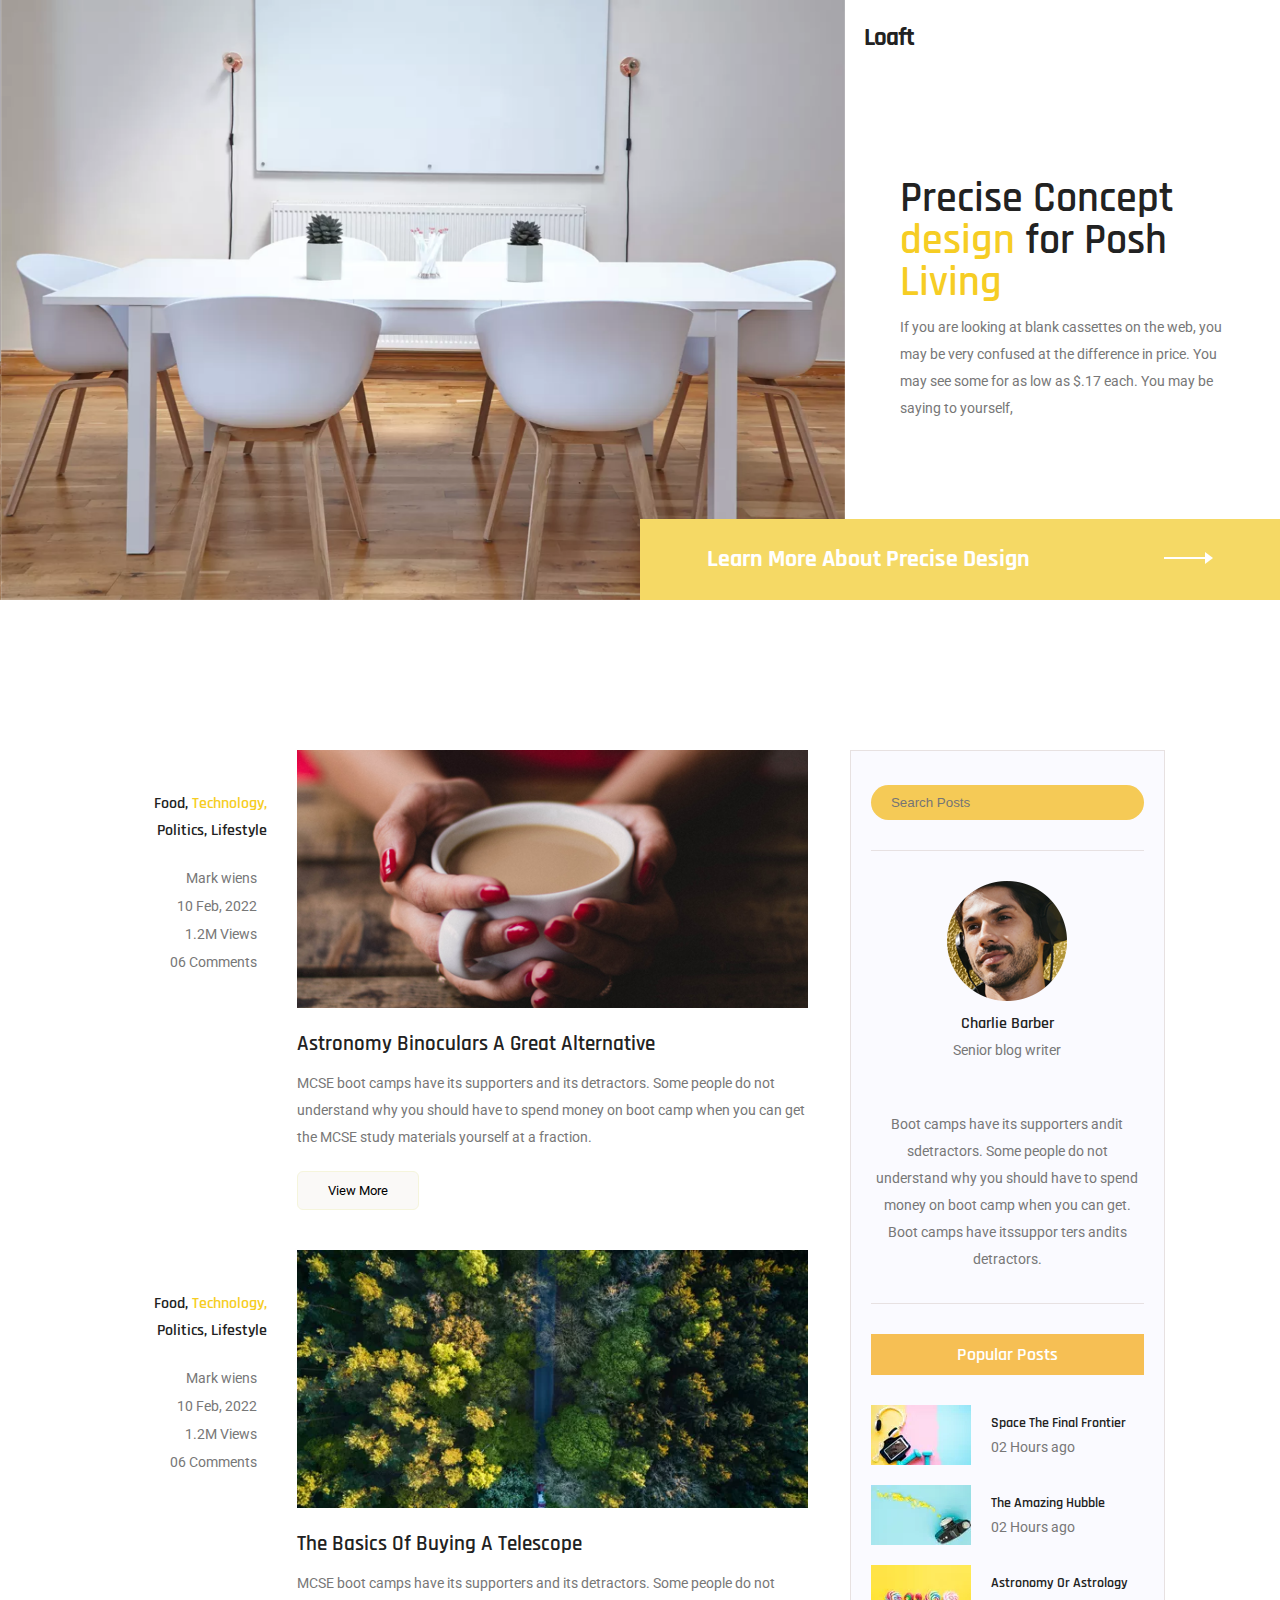
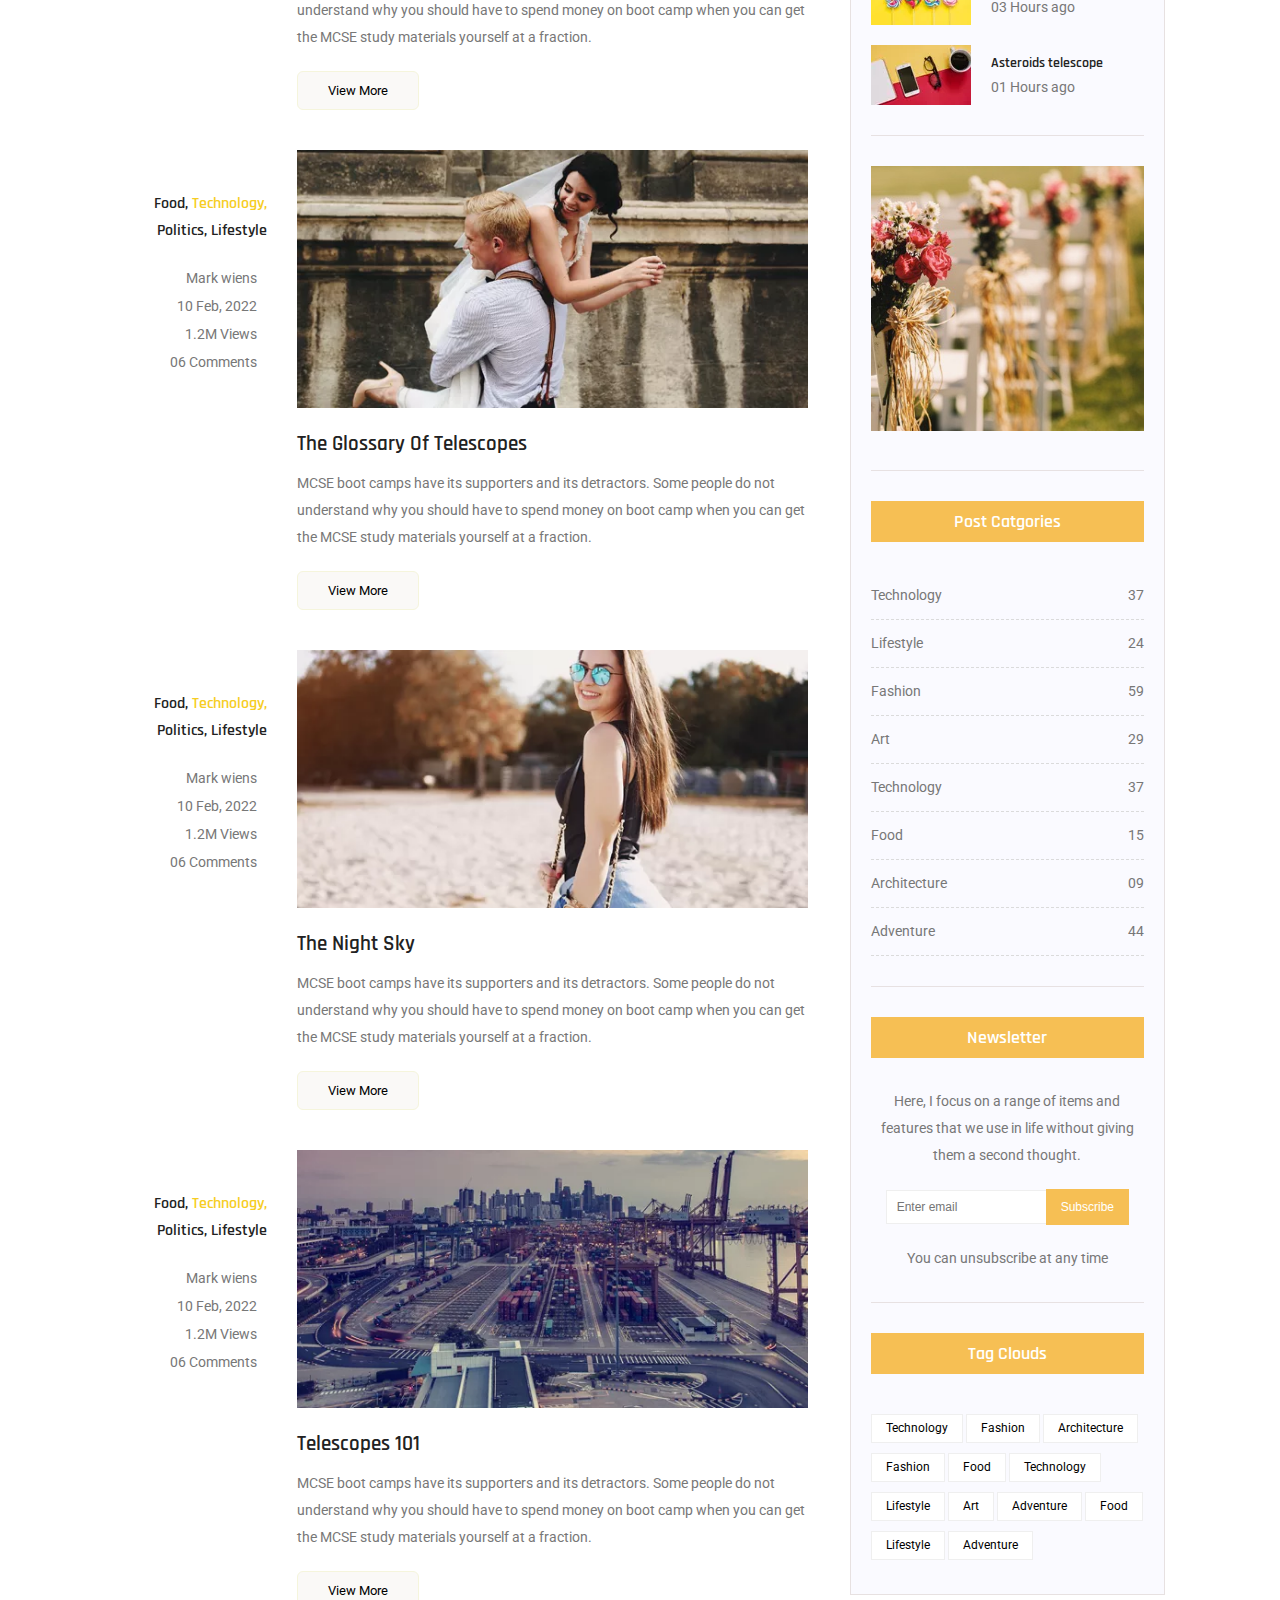
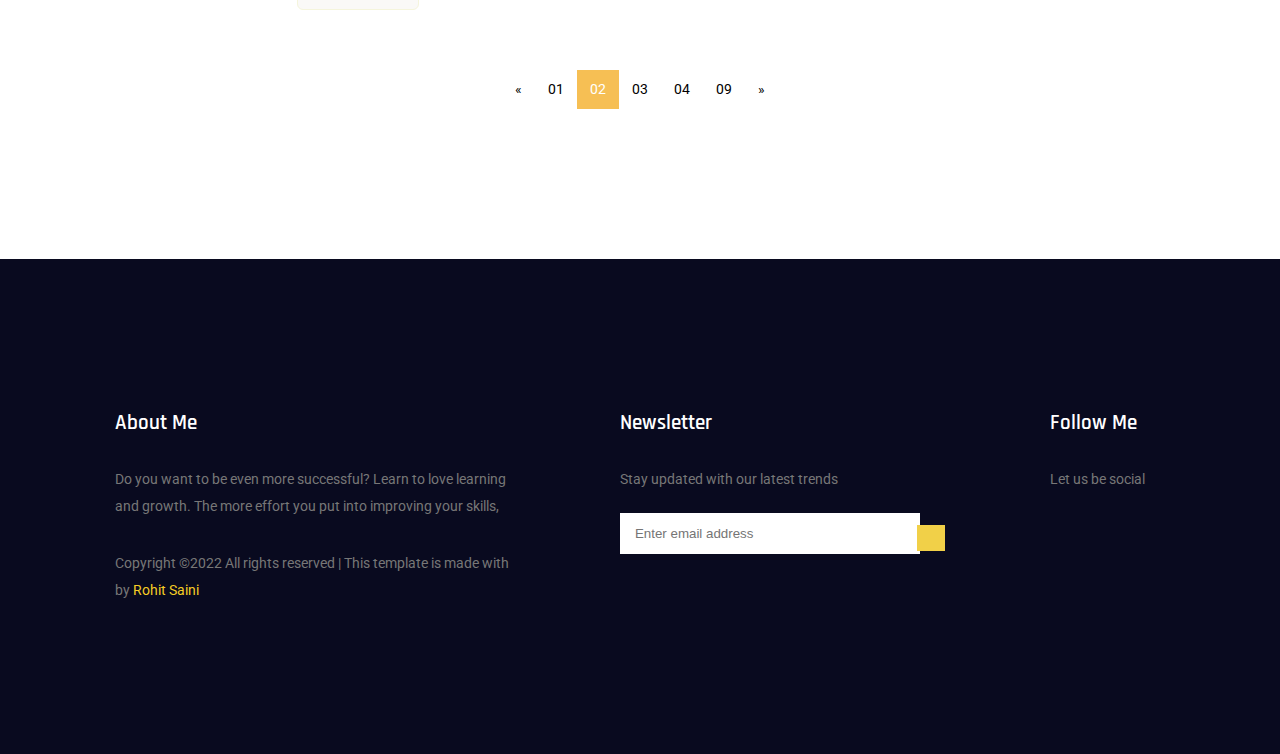
<file: blog.html>
<!DOCTYPE html>
<html>
<head>
	<meta charset="utf-8">
	<meta name="viewport" content="width=device-width, initial-scale=1">
	<title>Loaft Interior</title>
	<link rel="stylesheet" type="text/css" href="./css/style.css">
	<link rel="stylesheet" type="text/css" href="./css/responsive.css">

	<!-- For Icons -->
	<link rel="stylesheet" href="https://use.fontawesome.com/releases/v5.15.4/css/all.css" integrity="sha384-DyZ88mC6Up2uqS4h/KRgHuoeGwBcD4Ng9SiP4dIRy0EXTlnuz47vAwmeGwVChigm" crossorigin="anonymous">

	<!-- For Slider -->
	<link rel="stylesheet" href="./css/owl.carousel.min.css" />
	<script src="https://cdnjs.cloudflare.com/ajax/libs/jquery/3.6.0/jquery.min.js"
		integrity="sha512-894YE6QWD5I59HgZOGReFYm4dnWc1Qt5NtvYSaNcOP+u1T9qYdvdihz0PPSiiqn/+/3e7Jo4EaG7TubfWGUrMQ=="
		crossorigin="anonymous" referrerpolicy="no-referrer">
	</script>
	<script src="./js/owl.carousel.min.js" data-cover></script>
		
</head>
<body>
<!-- ===== ===== Blog Page HTML ===== ===== -->

<!-- ----- Navigation Bar ----- -->
<header>
	<nav>
		<div id="navLinks">
			<i class="fas fa-times" onclick="hideMenu()"></i>
			<ul>
				<li><a href="index.html">HOME</a></li>
				<li><a href="about.html">ABOUT</a></li>
				<li class="dropdown" onclick="dropMenu()">
					<a class="dropbtn">WORKS</a>
					<div class="dropdown-content" id="dropId">
						<a href="project.html">Project</a>
						<a href="project-details.html">Project Details</a>
					</div>
				</li>
				<li><a href="service.html">SERVICE</a></li>
				<li class="dropdown" onclick="dropMenu2()">
					<a class="dropbtn">BLOG</a>
					<div class="dropdown-content" id="dropId2">
						<a href="blog.html">Blog</a>
						<a href="blog-details.html">Blog Details</a>
					</div>
				</li>
				<li><a href="contact.html">CONTACT</a></li>
			</ul>
		</div>
		<i id="nav-icon" class="fas fa-bars" onclick="showMenu()"></i>
	</nav>	

	<div class="nav-logo">
		<a href="index.html"><h2>Loaft</h2></a>
	</div>
</header>

<!-- ----- Header Section ----- -->
<section class="header">
		<div class="header-row d-flex">
			<div class="header-col col">
				<div class="owl-carousel owl-theme">
					<div class="item">
					<img src="images/xbanner-img1.webp" style="width: 100%; height: auto;">
					</div>
				</div>
			</div>
			<div class="header-col-2 col">
				<div>
					<h1>Precise Concept <span>design</span> for Posh <span>Living</span></h1>
					<p>
						If you are looking at blank cassettes on the web, you may be very confused at the difference in price. You may see some for as low as $.17 each. You may be saying to yourself,
					</p>
				</div>
			</div>
		</div>

		<div class="header-row-2 d-flex">
			<a href="blog-details.html"><h3>Learn More About Precise Design</h3></a>
			<a href="blog-details.html"><img src="images/arrow.webp"></a>
		</div>
</section>

<!-- ----- Blog Section ----- -->
<section class="p-t-150 w-82 blog-section">
	<div class="container d-flex">

		<div class="blog-sec-col col">
			<div class="blog-container d-flex">
				<div class="blog-left-container">
					<a href=""><h3>Food, <span> Technology,</span> <br>Politics, Lifestyle</h3></a>
					<div class="blog-div d-flex">
						<a href="">Mark wiens <i class="far fa-user"></i></a>
						<a href="">10 Feb, 2022 <i class="fas fa-calendar-alt"></i></a>
						<a href="">1.2M Views <i class="far fa-eye"></i></a>
						<a href="">06 Comments <i class="far fa-comment"></i></a>
					</div>
				</div>
				<div class="blog-right-container">
					<img src="images/xm-blog-1.jfif" style="width: 100%;">
					<a href=""><h2>Astronomy Binoculars A Great Alternative</h2></a>
					<p>MCSE boot camps have its supporters and its detractors. Some people do not understand why you should have to spend money on boot camp when you can get the MCSE study materials yourself at a fraction.</p>
					<div class="btn-2">
						<a href="blog-details.html">View More</a>
					</div>
				</div>
			</div>
			<div class="blog-container d-flex pt-40">
				<div class="blog-left-container">
					<a href=""><h3>Food, <span> Technology,</span> <br>Politics, Lifestyle</h3></a>
					<div class="blog-div d-flex">
						<a href="">Mark wiens <i class="far fa-user"></i></a>
						<a href="">10 Feb, 2022 <i class="fas fa-calendar-alt"></i></a>
						<a href="">1.2M Views <i class="far fa-eye"></i></a>
						<a href="">06 Comments <i class="far fa-comment"></i></a>
					</div>
				</div>
				<div class="blog-right-container">
					<img src="images/xm-blog-2.webp" style="width: 100%;">
					<a href=""><h2>The Basics Of Buying A Telescope</h2></a>
					<p>MCSE boot camps have its supporters and its detractors. Some people do not understand why you should have to spend money on boot camp when you can get the MCSE study materials yourself at a fraction.</p>
					<div class="btn-2">
						<a href="blog-details.html">View More</a>
					</div>
				</div>
			</div>
			<div class="blog-container d-flex pt-40">
				<div class="blog-left-container">
					<a href=""><h3>Food, <span> Technology,</span> <br>Politics, Lifestyle</h3></a>
					<div class="blog-div d-flex">
						<a href="">Mark wiens <i class="far fa-user"></i></a>
						<a href="">10 Feb, 2022 <i class="fas fa-calendar-alt"></i></a>
						<a href="">1.2M Views <i class="far fa-eye"></i></a>
						<a href="">06 Comments <i class="far fa-comment"></i></a>
					</div>
				</div>
				<div class="blog-right-container">
					<img src="images/xm-blog-3.webp" style="width: 100%;">
					<a href=""><h2>The Glossary Of Telescopes</h2></a>
					<p>MCSE boot camps have its supporters and its detractors. Some people do not understand why you should have to spend money on boot camp when you can get the MCSE study materials yourself at a fraction.</p>
					<div class="btn-2">
						<a href="blog-details.html">View More</a>
					</div>
				</div>
			</div>
			<div class="blog-container d-flex pt-40">
				<div class="blog-left-container">
					<a href=""><h3>Food, <span> Technology,</span> <br>Politics, Lifestyle</h3></a>
					<div class="blog-div d-flex">
						<a href="">Mark wiens <i class="far fa-user"></i></a>
						<a href="">10 Feb, 2022 <i class="fas fa-calendar-alt"></i></a>
						<a href="">1.2M Views <i class="far fa-eye"></i></a>
						<a href="">06 Comments <i class="far fa-comment"></i></a>
					</div>
				</div>
				<div class="blog-right-container">
					<img src="images/xm-blog-4.webp" style="width: 100%;">
					<a href=""><h2>The Night Sky</h2></a>
					<p>MCSE boot camps have its supporters and its detractors. Some people do not understand why you should have to spend money on boot camp when you can get the MCSE study materials yourself at a fraction.</p>
					<div class="btn-2">
						<a href="blog-details.html">View More</a>
					</div>
				</div>
			</div>
			<div class="blog-container d-flex pt-40">
				<div class="blog-left-container">
					<a href=""><h3>Food, <span> Technology,</span> <br>Politics, Lifestyle</h3></a>
					<div class="blog-div d-flex">
						<a href="">Mark wiens <i class="far fa-user"></i></a>
						<a href="">10 Feb, 2022 <i class="fas fa-calendar-alt"></i></a>
						<a href="">1.2M Views <i class="far fa-eye"></i></a>
						<a href="">06 Comments <i class="far fa-comment"></i></a>
					</div>
				</div>
				<div class="blog-right-container">
					<img src="images/xm-blog-5.webp" style="width: 100%;">
					<a href=""><h2>Telescopes 101</h2></a>
					<p>MCSE boot camps have its supporters and its detractors. Some people do not understand why you should have to spend money on boot camp when you can get the MCSE study materials yourself at a fraction.</p>
					<div class="btn-2">
						<a href="blog-details.html">View More</a>
					</div>
				</div>
			</div>
		</div>

		<div class="blog-sec-col-2 col">
			<div class="blog-container-2">
				<div class="search">
					<input type="search" name="Search Box" placeholder="Search Posts">
				</div>
			</div>
			<hr>
			<div class="blog-container-2">
				<img src="images/xauthor.png">
				<h3>Charlie Barber</h3>
				<p>Senior blog writer</p>
				<div class="icons">
					<a href="https://www.facebook.com/"><i class="fab fa-facebook-f"></i></a>
					<a href="https://www.twitter.com/"><i class="fab fa-twitter"></i></a>
					<a href="https://www.google.com/"><i class="fab fa-chrome"></i></a>
					<a href="https://www.behance.net/"><i class="fab fa-behance"></i></a>
				</div>
				<p class="pt-20">Boot camps have its supporters andit sdetractors. Some people do not understand why you should have to spend money on boot camp when you can get. Boot camps have itssuppor ters andits detractors.</p>
			</div>
			<hr>
			<div class="blog-container-2">
				<h2 class="blog-h-box">Popular Posts</h2>
				<div class="blog-img-gallery">
					<img src="images/xpost1.webp">
					<div>
						<a href=""><h4>Space The Final Frontier</h4></a>
						<p>02 Hours ago</p>
					</div>
				</div>
				<div class="blog-img-gallery">
					<img src="images/xpost2.webp">
					<div>
						<a href=""><h4>The Amazing Hubble</h4></a>
						<p>02 Hours ago</p>
					</div>
				</div>
				<div class="blog-img-gallery">
					<img src="images/xpost3.webp">
					<div>
						<a href=""><h4>Astronomy Or Astrology</h4></a>
						<p>03 Hours ago</p>
					</div>
				</div>
				<div class="blog-img-gallery">
					<img src="images/xpost4.webp">
					<div>
						<a href=""><h4>Asteroids telescope</h4></a>
						<p>01 Hours ago</p>
					</div>
				</div>
			</div>
			<hr>
			<div class="blog-container-2">
				<img src="images/xpost-img1.jfif" style="width: 100%;">
			</div>
			<hr>
			<div class="blog-container-2">
				<h2 class="blog-h-box">Post Catgories</h2>
				<div class="blog-posts d-flex">
					<a href=""><p>Technology</p></a>
					<a href=""><p>37</p></a>
				</div>
				<div class="blog-posts d-flex">
					<a href=""><p>Lifestyle</p></a>
					<a href=""><p>24</p></a>
				</div>
				<div class="blog-posts d-flex">
					<a href=""><p>Fashion</p></a>
					<a href=""><p>59</p></a>
				</div>
				<div class="blog-posts d-flex">
					<a href=""><p>Art</p></a>
					<a href=""><p>29</p></a>
				</div>
				<div class="blog-posts d-flex">
					<a href=""><p>Technology</p></a>
					<a href=""><p>37</p></a>
				</div>
				<div class="blog-posts d-flex">
					<a href=""><p>Food</p></a>
					<a href=""><p>15</p></a>
				</div>
				<div class="blog-posts d-flex">
					<a href=""><p>Architecture</p></a>
					<a href=""><p>09</p></a>
				</div>
				<div class="blog-posts d-flex">
					<a href=""><p>Adventure</p></a>
					<a href=""><p>44</p></a>
				</div>
			</div>
			<hr>
			<div class="blog-container-2">
				<h2 class="blog-h-box">Newsletter</h2>
				<p>Here, I focus on a range of items and features that we use in life without giving them a second thought.</p>
				<form class="padd-20">
					<input type="email" name="Email" placeholder="Enter email">
					<button type="submit">Subscribe</i></button>
				</form>
				<p>You can unsubscribe at any time</p>
			</div>
			<hr>
			<div class="blog-container-2">
				<h2 class="blog-h-box">Tag Clouds</h2>
				<div class="blog-tags">
					<a href="">Technology</a>
					<a href="">Fashion</a>
					<a href="">Architecture</a>
					<a href="">Fashion</a>
					<a href="">Food</a>
					<a href="">Technology</a>
					<a href="">Lifestyle</a>
					<a href="">Art</a>
					<a href="">Adventure</a>
					<a href="">Food</a>
					<a href="">Lifestyle</a>
					<a href="">Adventure</a>
				</div>
			</div>
		</div>

	</div>
</section>

<!-- ----- Pagination ----- -->
<div class="pagination w-82 pt-60">
  <a href="#">&laquo;</a>
  <a href="#">01</a>
  <a class="active" href="#">02</a>
  <a href="#">03</a>
  <a href="#">04</a>
  <a href="#">09</a>
  <a href="#">&raquo;</a>
</div>

<!-- Footer Section -->
<footer class="padd-150">
	<div class="container d-flex w-82">
		<div class="footer-col col">
			<h2>About Me</h2>
			<p class="pt-30">Do you want to be even more successful? Learn to love learning and growth. The more effort you put into improving your skills,</p>
			<p class="pt-30">Copyright ©2022 All rights reserved | This template is made with <i class="far fa-heart"></i> by <span>Rohit Saini</span></p>
		</div>
		<div class="footer-col col">
			<h2>Newsletter</h2>
			<p class="pt-30">Stay updated with our latest trends</p>
			<form class="pt-20">
				<input type="email" name="Email" placeholder="Enter email address">
				<button type="submit"><i class="fas fa-arrow-right"></i></button>
			</form>
		</div>
		<div class="footer-col col">
			<h2>Follow Me</h2>
			<p class="pt-30">Let us be social</p>
			<div class="icons">
				<a href="https://www.facebook.com/"><i class="fab fa-facebook-f"></i></a>
				<a href="https://www.twitter.com/"><i class="fab fa-twitter"></i></a>
				<a href="https://www.google.com/"><i class="fab fa-chrome"></i></a>
				<a href="https://www.behance.net/"><i class="fab fa-behance"></i></a>
			</div>
		</div>
	</div>
</footer>








	<script type="text/javascript">
		// For Navigation Bar ----->
		var navbar = document.getElementById("navLinks");
		var icon = document.getElementById("nav-icon");

		function showMenu() {
			navbar.style.right = "0";
			icon.style.display = "none";
		}
		function hideMenu() {
			navbar.style.right = "-100%";
			icon.style.display = "block";
		}
 
		function dropMenu() {
			var ic = document.getElementById("dropId");
				ic.style.display = "block";
		}
		function dropMenu2() {
			var ic2 = document.getElementById("dropId2");
				ic2.style.display = "block";
		}


		// For Slider ----->
		$('.owl-carousel').owlCarousel({
				loop: true,
				margin: 0,
				nav: true,
				dots: true,
				responsive: {
					0: {
						items: 1
					},
					600: {
						items: 1
					},
					1000: {
						items: 1
					}
				}
			})
	</script>

</body>
</html>
</file>
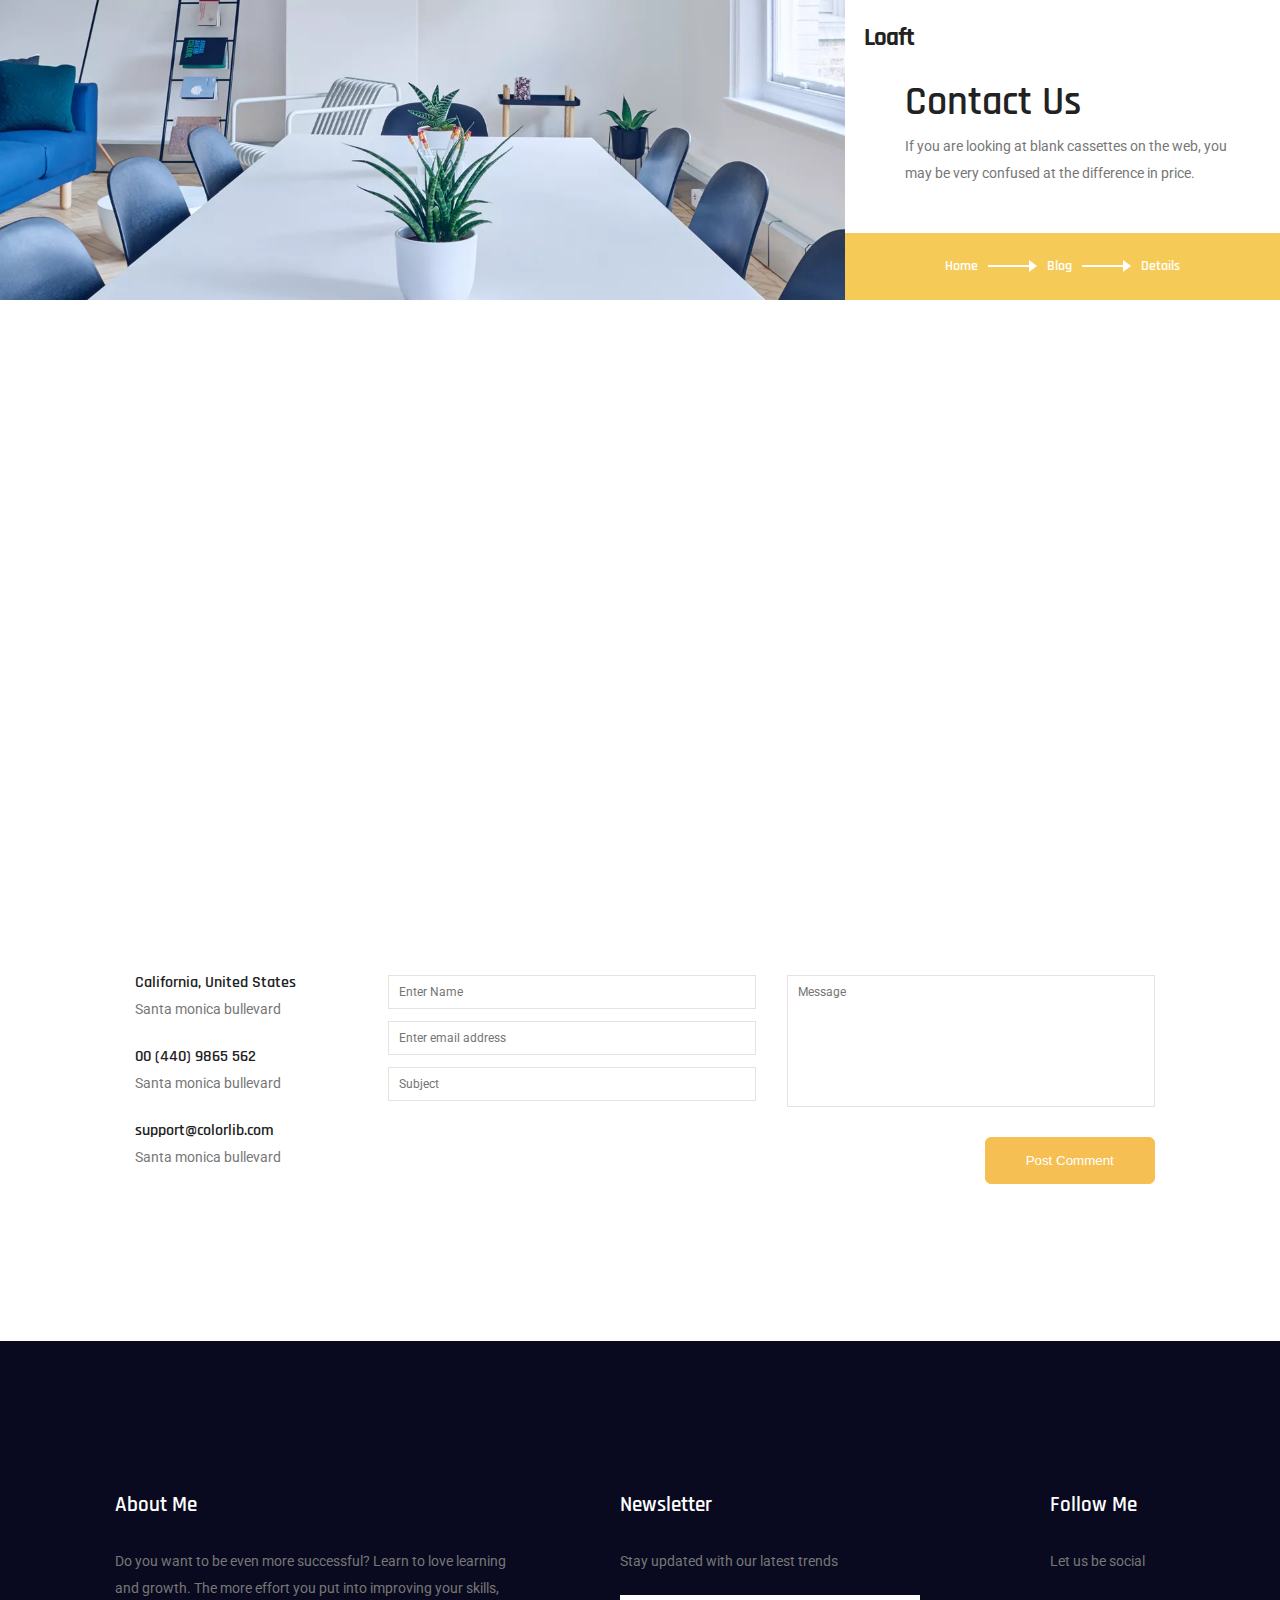
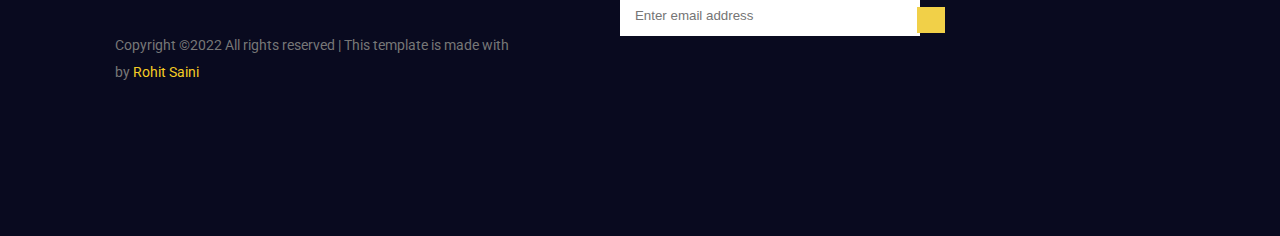
<file: contact.html>
<!DOCTYPE html>
<html>
<head>
	<meta charset="utf-8">
	<meta name="viewport" content="width=device-width, initial-scale=1">
	<title>Loaft Interior</title>
	<link rel="stylesheet" type="text/css" href="./css/style.css">
	<link rel="stylesheet" type="text/css" href="./css/responsive.css">

	<!-- For Icons -->
	<link rel="stylesheet" href="https://use.fontawesome.com/releases/v5.15.4/css/all.css" integrity="sha384-DyZ88mC6Up2uqS4h/KRgHuoeGwBcD4Ng9SiP4dIRy0EXTlnuz47vAwmeGwVChigm" crossorigin="anonymous">
</head>
<body>
<!-- ===== ===== Contact Page HTML ===== ===== -->

<!-- ----- Navigation Bar ----- -->
<header>
	<nav>
		<div id="navLinks">
			<i class="fas fa-times" onclick="hideMenu()"></i>
			<ul>
				<li><a href="index.html">HOME</a></li>
				<li><a href="about.html">ABOUT</a></li>
				<li class="dropdown" onclick="dropMenu()">
					<a class="dropbtn">WORKS</a>
					<div class="dropdown-content" id="dropId">
						<a href="project.html">Project</a>
						<a href="project-details.html">Project Details</a>
					</div>
				</li>
				<li><a href="service.html">SERVICE</a></li>
				<li class="dropdown" onclick="dropMenu2()">
					<a class="dropbtn">BLOG</a>
					<div class="dropdown-content" id="dropId2">
						<a href="blog.html">Blog</a>
						<a href="blog-details.html">Blog Details</a>
					</div>
				</li>
				<li><a href="contact.html">CONTACT</a></li>
			</ul>
		</div>
		<i id="nav-icon" class="fas fa-bars" onclick="showMenu()"></i>
	</nav>	

	<div class="nav-logo">
		<a href="index.html"><h2>Loaft</h2></a>
	</div>
</header>

<!-- ----- Header Section ----- -->
<section class="header about-header">
	<div class="header-row d-flex">
		<div class="header-col col">
			<div class="owl-carousel owl-theme">
				<div class="item">
					<img src="images/common-banner.jpg.webp" style="width: 100%; height: auto;">
				</div>
			</div>
		</div>
		<div class="header-col-2 col">
			<div>
				<h1>Contact Us</h1>
				<p class="pt-20">
					If you are looking at blank cassettes on the web, you may be very confused at the difference in price.
				</p>
			</div>
		</div>
	</div>

	<div class="header-row-2 d-flex">
		<a href="index.html"><h4>Home<img src="images/arrow.webp">Blog<img src="images/arrow.webp">Details</h4></a>
	</div>
</section>

<!-- ----- Contact Section ----- -->
<section class="padd-150 w-82 contact-section">
	<div class="container">
		<iframe src="https://www.google.com/maps/embed?pb=!1m18!1m12!1m3!1d56567.73551349151!2d75.10778678396633!3d27.60953936341483!2m3!1f0!2f0!3f0!3m2!1i1024!2i768!4f13.1!3m3!1m2!1s0x396ca4b82334472b%3A0x7f485cce3a6bf355!2sSikar%2C%20Rajasthan!5e0!3m2!1sen!2sin!4v1644396756217!5m2!1sen!2sin" width="600" height="450" style="border:0; width: 100%;" allowfullscreen="" loading="lazy"></iframe>
	</div>
	<div class="container d-flex pt-60">
		<div class="contact-col col">
			<div class="d-flex contact-box">
				<i class="fa fa-house-user"></i>
				<div>
					<h3>California, United States</h3>
					<p>Santa monica bullevard</p>
				</div>
			</div>
			<div class="d-flex contact-box">
				<i class="fa fa-phone"></i>
				<div>
					<a href=""><h3>00 (440) 9865 562</h3></a>
					<p>Santa monica bullevard</p>
				</div>
			</div>
			<div class="d-flex contact-box">
				<i class="fa fa-envelope"></i>
				<div>
					<a href=""><h3>support@colorlib.com</h3></a>
					<p>Santa monica bullevard</p>
				</div>
			</div>
		</div>

		<div class="contact-col-2 col">
			<form>
				<div class="d-flex">
					<div class="contact-form-left">
						<input type="text" name="Name" placeholder="Enter Name">
						<input type="email" name="Email" placeholder="Enter email address">
						<input type="text" name="Subject" placeholder="Subject">
					</div>
					<div class="contact-form-right">
						<textarea rows="8" cols="10" placeholder="Message"></textarea>
					</div>
				</div>
				<button type="submit">Post Comment</button>
			</form>
		</div>
	</div>
</section>



<!-- Footer Section -->
<footer class="padd-150">
	<div class="container d-flex w-82">
		<div class="footer-col">
			<h2>About Me</h2>
			<p class="pt-30">Do you want to be even more successful? Learn to love learning and growth. The more effort you put into improving your skills,</p>
			<p class="pt-30">Copyright ©2022 All rights reserved | This template is made with <i class="far fa-heart"></i> by <span>Rohit Saini</span></p>
		</div>
		<div class="footer-col">
			<h2>Newsletter</h2>
			<p class="pt-30">Stay updated with our latest trends</p>
			<form class="pt-20">
				<input type="email" name="Email" placeholder="Enter email address">
				<button type="submit"><i class="fas fa-arrow-right"></i></button>
			</form>
		</div>
		<div class="footer-col">
			<h2>Follow Me</h2>
			<p class="pt-30">Let us be social</p>
			<div class="icons">
				<a href="https://www.facebook.com/"><i class="fab fa-facebook-f"></i></a>
				<a href="https://www.twitter.com/"><i class="fab fa-twitter"></i></a>
				<a href="https://www.google.com/"><i class="fab fa-chrome"></i></a>
				<a href="https://www.behance.net/"><i class="fab fa-behance"></i></a>
			</div>
		</div>
	</div>
</footer>



<script type="text/javascript">
		// For Navigation Bar ----->
		var navbar = document.getElementById("navLinks");
		var icon = document.getElementById("nav-icon");

		function showMenu() {
			navbar.style.right = "0";
			icon.style.display = "none";
		}
		function hideMenu() {
			navbar.style.right = "-100%";
			icon.style.display = "block";
		}
 
		function dropMenu() {
			var ic = document.getElementById("dropId");
				ic.style.display = "block";
		}
		function dropMenu2() {
			var ic2 = document.getElementById("dropId2");
				ic2.style.display = "block";
		}
</script>

</body>
</html>
</file>
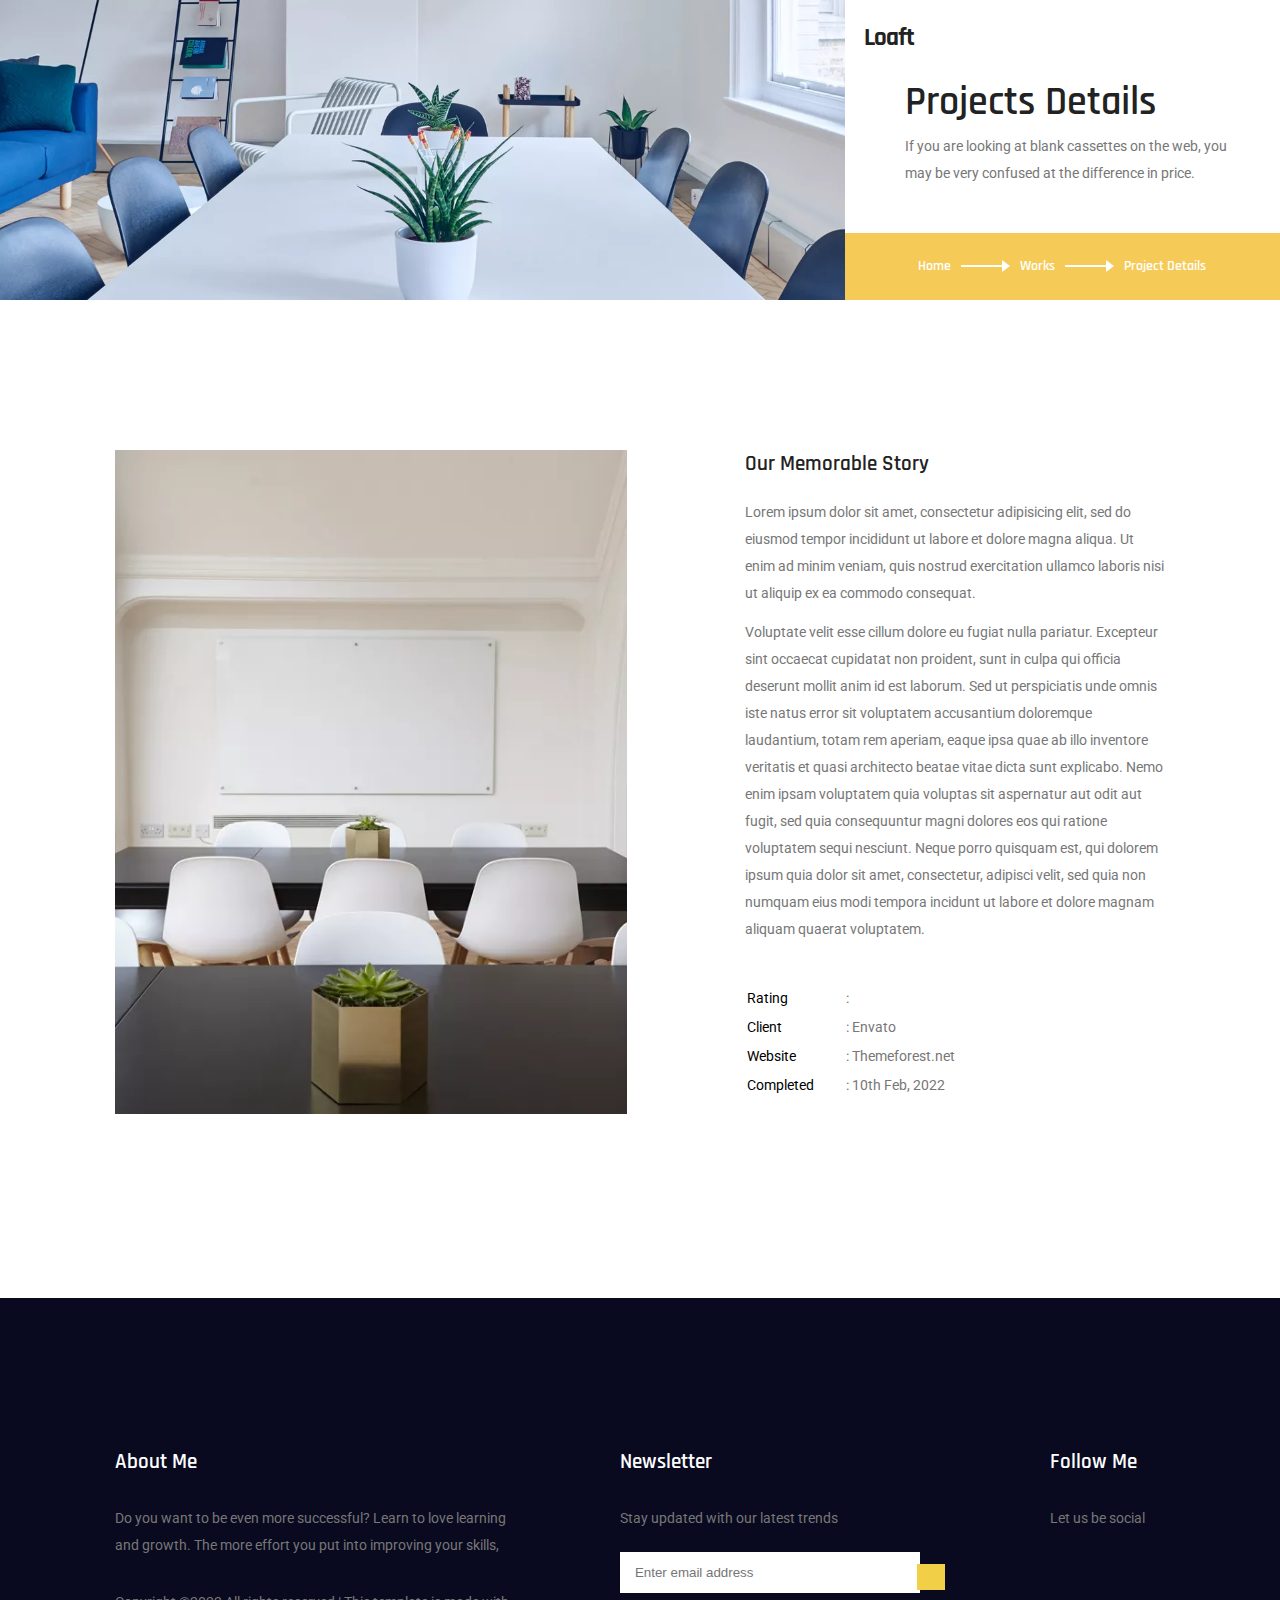
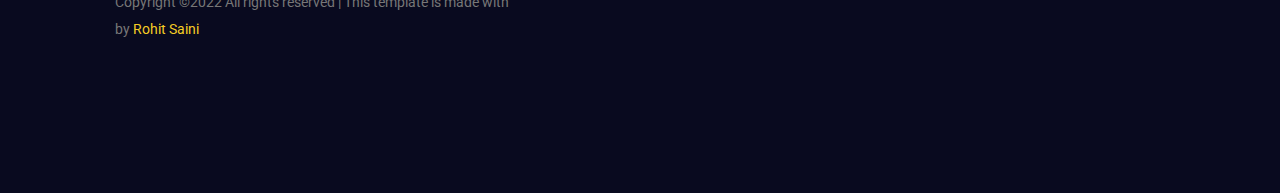
<file: project-details.html>
<!DOCTYPE html>
<html>
<head>
	<meta charset="utf-8">
	<meta name="viewport" content="width=device-width, initial-scale=1">
	<title>Loaft Interior</title>
	<link rel="stylesheet" type="text/css" href="./css/style.css">
	<link rel="stylesheet" type="text/css" href="./css/responsive.css">

	<!-- For Icons -->
	<link rel="stylesheet" href="https://use.fontawesome.com/releases/v5.15.4/css/all.css" integrity="sha384-DyZ88mC6Up2uqS4h/KRgHuoeGwBcD4Ng9SiP4dIRy0EXTlnuz47vAwmeGwVChigm" crossorigin="anonymous">
</head>
<body>
<!-- ===== ===== Project Details Page HTML ===== ===== -->

<!-- ----- Navigation Bar ----- -->
<header>
	<nav>
		<div id="navLinks">
			<i class="fas fa-times" onclick="hideMenu()"></i>
			<ul>
				<li><a href="index.html">HOME</a></li>
				<li><a href="about.html">ABOUT</a></li>
				<li class="dropdown" onclick="dropMenu()">
					<a class="dropbtn">WORKS</a>
					<div class="dropdown-content" id="dropId">
						<a href="project.html">Project</a>
						<a href="project-details.html">Project Details</a>
					</div>
				</li>
				<li><a href="service.html">SERVICE</a></li>
				<li class="dropdown" onclick="dropMenu2()">
					<a class="dropbtn">BLOG</a>
					<div class="dropdown-content" id="dropId2">
						<a href="blog.html">Blog</a>
						<a href="blog-details.html">Blog Details</a>
					</div>
				</li>
				<li><a href="contact.html">CONTACT</a></li>
			</ul>
		</div>
		<i id="nav-icon" class="fas fa-bars" onclick="showMenu()"></i>
	</nav>	

	<div class="nav-logo">
		<a href="index.html"><h2>Loaft</h2></a>
	</div>
</header>

<!-- ----- Header Section ----- -->
<section class="header about-header">
	<div class="header-row d-flex">
		<div class="header-col col">
			<div class="owl-carousel owl-theme">
				<div class="item">
					<img src="images/common-banner.jpg.webp" style="width: 100%; height: auto;">
				</div>
			</div>
		</div>
		<div class="header-col-2 col">
			<div>
				<h1>Projects Details</h1>
				<p>
					If you are looking at blank cassettes on the web, you may be very confused at the difference in price.
				</p>
			</div>
		</div>
	</div>

	<div class="header-row-2 d-flex">
		<a href="index.html"><h4>Home<img src="images/arrow.webp">Works<img src="images/arrow.webp">Project Details</h4></a>
	</div>
</section>

<!-- ----- Project Details Section ----- -->
<section class="padd-150 w-82 project-details-section">
	<div class="container d-flex">
		<div class="service-col col service-img w-48">
			<img src="images/xservice1.webp" style="width: 100%!important;">
		</div>
		<div class="service-col-2 col">
			<div class="service-box">
				<h2>Our Memorable Story</h2>
				<p>Lorem ipsum dolor sit amet, consectetur adipisicing elit, sed do eiusmod tempor incididunt ut labore et dolore magna aliqua. Ut enim ad minim veniam, quis nostrud exercitation ullamco laboris nisi ut aliquip ex ea commodo consequat.
				</p>
				<p>Voluptate velit esse cillum dolore eu fugiat nulla pariatur. Excepteur sint occaecat cupidatat non proident, sunt in culpa qui officia deserunt mollit anim id est laborum. Sed ut perspiciatis unde omnis iste natus error sit voluptatem accusantium doloremque laudantium, totam rem aperiam, eaque ipsa quae ab illo inventore veritatis et quasi architecto beatae vitae dicta sunt explicabo. Nemo enim ipsam voluptatem quia voluptas sit aspernatur aut odit aut fugit, sed quia consequuntur magni dolores eos qui ratione voluptatem sequi nesciunt. Neque porro quisquam est, qui dolorem ipsum quia dolor sit amet, consectetur, adipisci velit, sed quia non numquam eius modi tempora incidunt ut labore et dolore magnam aliquam quaerat voluptatem.</p>
			</div>
			
			<div class="service-box pt-40">
				<table>
					<tr>
						<th>Rating</th>
						<td>: <i class="fas fa-star"></i><i class="fas fa-star"></i><i class="fas fa-star"></i><i class="fas fa-star"></i><i class="fas fa-star"></i></td>
					</tr>
					<tr>
						<th>Client</th>
						<td>: Envato</td>
					</tr>
					<tr>
						<th>Website</th>
						<td>: Themeforest.net</td>
					</tr>
					<tr>
						<th>Completed</th>
						<td>: 10th Feb, 2022</td>
					</tr>
				</table>
			</div>
			<div class="service-box pt-20">
				<div class="icons">
					<a href=""><i class="fab fa-facebook-f"></i></a>
					<a href=""><i class="fab fa-twitter"></i></a>
					<a href=""><i class="fab fa-chrome"></i></a>
					<a href=""><i class="fab fa-behance"></i></a>
					<a href=""><i class="fab fa-linkedin-in"></i></a>
				</div>
			</div>
		</div>

	</div>
</section>

<!-- Footer Section -->
<footer class="padd-150">
	<div class="container d-flex w-82">
		<div class="footer-col">
			<h2>About Me</h2>
			<p class="pt-30">Do you want to be even more successful? Learn to love learning and growth. The more effort you put into improving your skills,</p>
			<p class="pt-30">Copyright ©2022 All rights reserved | This template is made with <i class="far fa-heart"></i> by <span>Rohit Saini</span></p>
		</div>
		<div class="footer-col">
			<h2>Newsletter</h2>
			<p class="pt-30">Stay updated with our latest trends</p>
			<form class="pt-20">
				<input type="email" name="Email" placeholder="Enter email address">
				<button type="submit"><i class="fas fa-arrow-right"></i></button>
			</form>
		</div>
		<div class="footer-col">
			<h2>Follow Me</h2>
			<p class="pt-30">Let us be social</p>
			<div class="icons">
				<a href="https://www.facebook.com/"><i class="fab fa-facebook-f"></i></a>
				<a href="https://www.twitter.com/"><i class="fab fa-twitter"></i></a>
				<a href="https://www.google.com/"><i class="fab fa-chrome"></i></a>
				<a href="https://www.behance.net/"><i class="fab fa-behance"></i></a>
			</div>
		</div>
	</div>
</footer>


<script type="text/javascript">
		// For Navigation Bar ----->
		var navbar = document.getElementById("navLinks");
		var icon = document.getElementById("nav-icon");

		function showMenu() {
			navbar.style.right = "0";
			icon.style.display = "none";
		}
		function hideMenu() {
			navbar.style.right = "-100%";
			icon.style.display = "block";
		}
 
		function dropMenu() {
			var ic = document.getElementById("dropId");
				ic.style.display = "block";
		}
		function dropMenu2() {
			var ic2 = document.getElementById("dropId2");
				ic2.style.display = "block";
		}
</script>

</body>
</html>
</file>
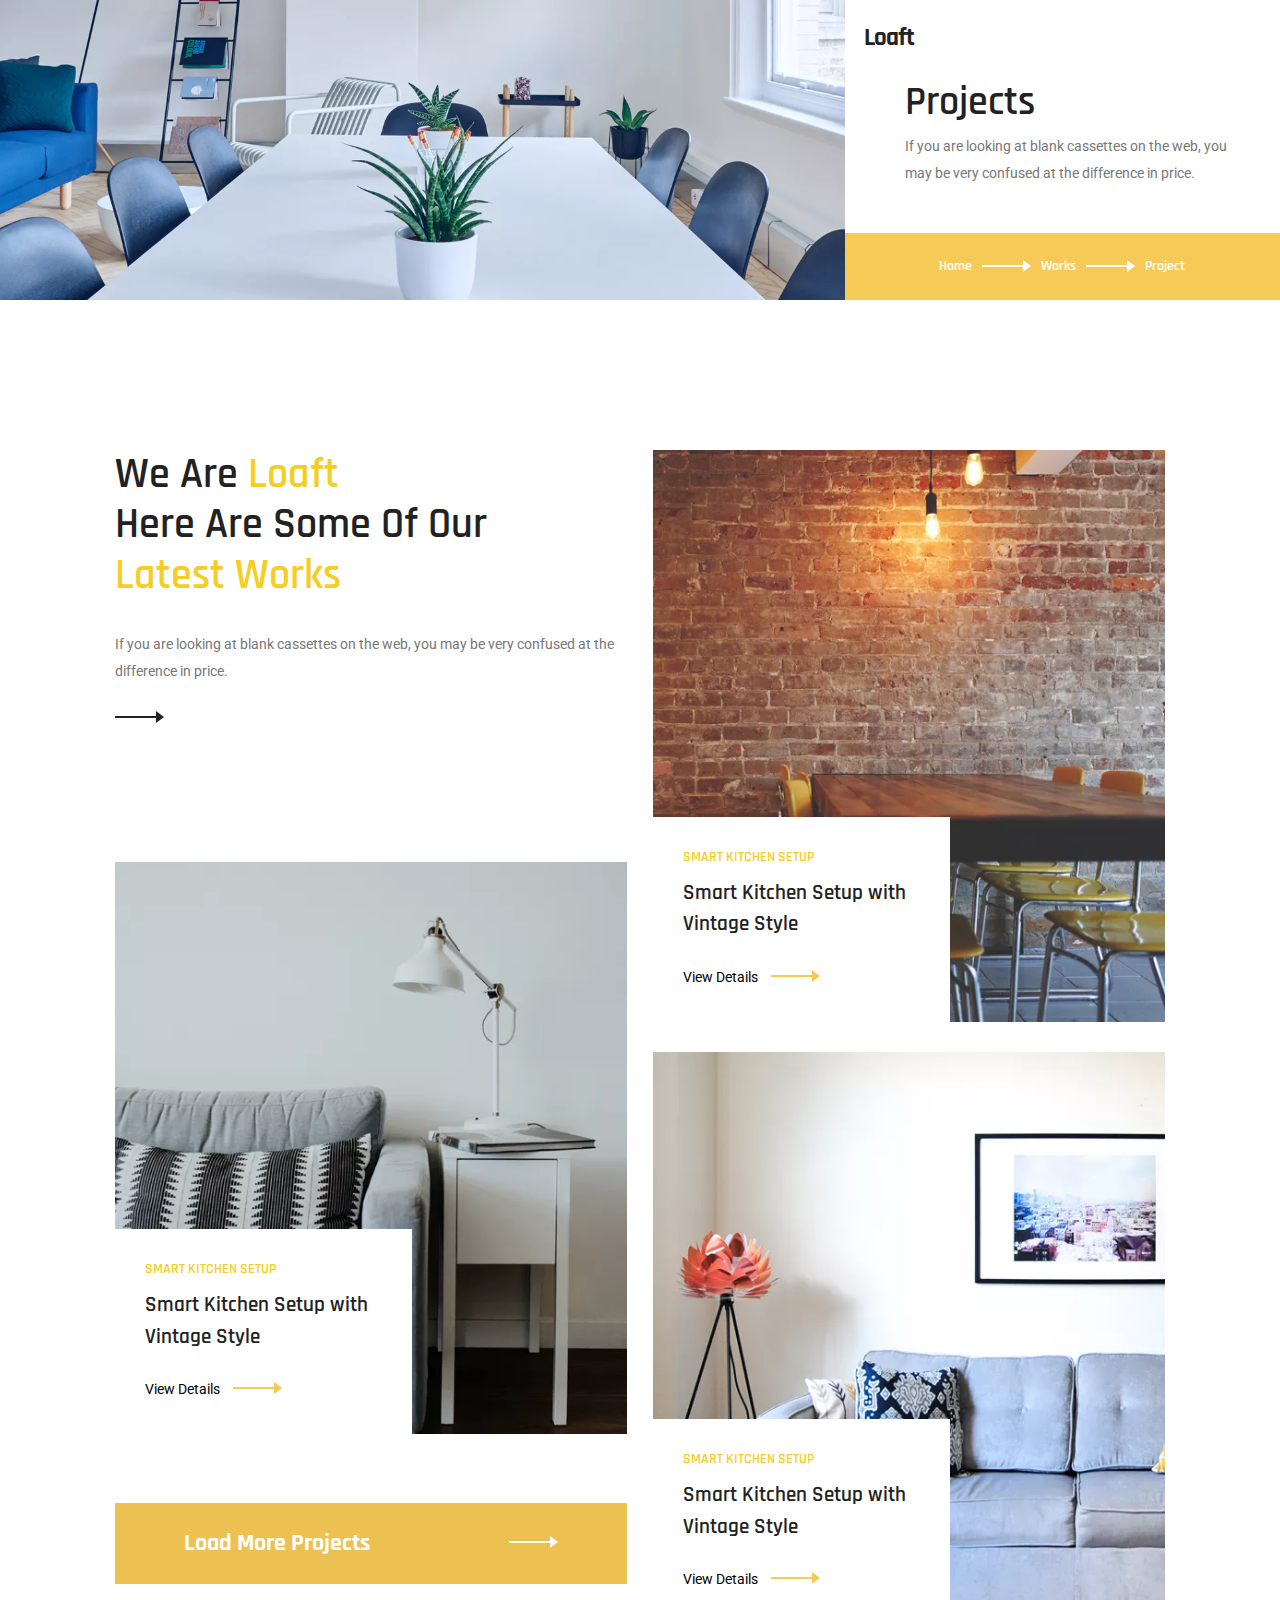
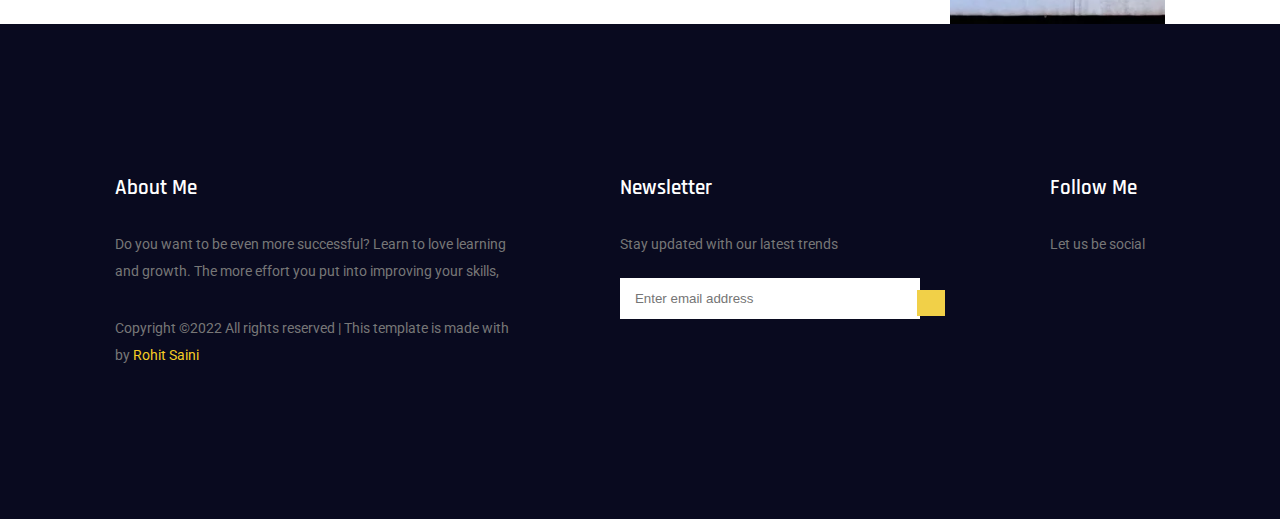
<file: project.html>
<!DOCTYPE html>
<html>
<head>
	<meta charset="utf-8">
	<meta name="viewport" content="width=device-width, initial-scale=1">
	<title>Loaft Interior</title>
	<link rel="stylesheet" type="text/css" href="./css/style.css">
	<link rel="stylesheet" type="text/css" href="./css/responsive.css">

	<!-- For Icons -->
	<link rel="stylesheet" href="https://use.fontawesome.com/releases/v5.15.4/css/all.css" integrity="sha384-DyZ88mC6Up2uqS4h/KRgHuoeGwBcD4Ng9SiP4dIRy0EXTlnuz47vAwmeGwVChigm" crossorigin="anonymous">
</head>
<body>
<!-- ===== ===== Project Page HTML ===== ===== -->

<!-- ----- Navigation Bar ----- -->
<header>
	<nav>
		<div id="navLinks">
			<i class="fas fa-times" onclick="hideMenu()"></i>
			<ul>
				<li><a href="index.html">HOME</a></li>
				<li><a href="about.html">ABOUT</a></li>
				<li class="dropdown" onclick="dropMenu()">
					<a class="dropbtn">WORKS</a>
					<div class="dropdown-content" id="dropId">
						<a href="project.html">Project</a>
						<a href="project-details.html">Project Details</a>
					</div>
				</li>
				<li><a href="service.html">SERVICE</a></li>
				<li class="dropdown" onclick="dropMenu2()">
					<a class="dropbtn">BLOG</a>
					<div class="dropdown-content" id="dropId2">
						<a href="blog.html">Blog</a>
						<a href="blog-details.html">Blog Details</a>
					</div>
				</li>
				<li><a href="contact.html">CONTACT</a></li>
			</ul>
		</div>
		<i id="nav-icon" class="fas fa-bars" onclick="showMenu()"></i>
	</nav>	

	<div class="nav-logo">
		<a href="index.html"><h2>Loaft</h2></a>
	</div>
</header>

<!-- ----- Header Section ----- -->
<section class="header about-header">
	<div class="header-row d-flex">
		<div class="header-col col">
			<div class="owl-carousel owl-theme">
				<div class="item">
					<img src="images/common-banner.jpg.webp" style="width: 100%; height: auto;">
				</div>
			</div>
		</div>
		<div class="header-col-2 col">
			<div>
				<h1>Projects</h1>
				<p>
					If you are looking at blank cassettes on the web, you may be very confused at the difference in price.
				</p>
			</div>
		</div>
	</div>

	<div class="header-row-2 d-flex">
		<a href="index.html"><h4>Home<img src="images/arrow.webp">Works<img src="images/arrow.webp">Project</h4></a>
	</div>
</section>

<!-- ----- Project Section ----- -->
<section class="p-t-150 w-82 project-section">
	<div class="container d-flex">

		<div class="project-col col w-48">
			<div class="p-col-section">
				<h1>We Are <span>Loaft</span> <br>Here Are Some Of Our <br><span>Latest Works</span></h1>
				<p>If you are looking at blank cassettes on the web, you may be very confused at the difference in price.</p>
				<img src="images/arrow.webp">
			</div>
			<div class="p-col-section-2">
				<img src="images/ximg1.webp" style="width: 100%;">
				<div class="project-box">
					<h4><span>SMART KITCHEN SETUP</span></h4>
					<h2>Smart Kitchen Setup with Vintage Style</h2>
					<div class="view-image">
						<a href="project-details.html">View Details <img src="images/arrow-2.webp"></a>
					</div>
				</div>
			</div>
			<div class="p-col-section-3 d-flex">
				<div class="header-row-2 d-flex">
					<a href="project-details.html"><h3>Load More Projects</h3></a>
					<a href="project-details.html"><img src="images/arrow.webp"></a>
				</div>
			</div>
		</div>

		<div class="project-col col w-48">
			<div class="p-col-section-4">
				<img src="images/ximg2.webp" style="width: 100%;">
				<div class="project-box">
					<h4><span>SMART KITCHEN SETUP</span></h4>
					<h2>Smart Kitchen Setup with Vintage Style</h2>
					<div class="view-image">
						<a href="project-details.html">View Details <img src="images/arrow-2.webp"></a>
					</div>
				</div>
			</div>
			<div class="p-col-section-5">
				<img src="images/ximg3.webp" style="width: 100%;">
				<div class="project-box">
					<h4><span>SMART KITCHEN SETUP</span></h4>
					<h2>Smart Kitchen Setup with Vintage Style</h2>
					<div class="view-image">
						<a href="project-details.html">View Details <img src="images/arrow-2.webp"></a>
					</div>
				</div>
			</div>
		</div>

	</div>
</section>

<!-- Footer Section -->
<footer class="padd-150">
	<div class="container d-flex w-82">
		<div class="footer-col">
			<h2>About Me</h2>
			<p class="pt-30">Do you want to be even more successful? Learn to love learning and growth. The more effort you put into improving your skills,</p>
			<p class="pt-30">Copyright ©2022 All rights reserved | This template is made with <i class="far fa-heart"></i> by <span>Rohit Saini</span></p>
		</div>
		<div class="footer-col">
			<h2>Newsletter</h2>
			<p class="pt-30">Stay updated with our latest trends</p>
			<form class="pt-20">
				<input type="email" name="Email" placeholder="Enter email address">
				<button type="submit"><i class="fas fa-arrow-right"></i></button>
			</form>
		</div>
		<div class="footer-col">
			<h2>Follow Me</h2>
			<p class="pt-30">Let us be social</p>
			<div class="icons">
				<a href="https://www.facebook.com/"><i class="fab fa-facebook-f"></i></a>
				<a href="https://www.twitter.com/"><i class="fab fa-twitter"></i></a>
				<a href="https://www.google.com/"><i class="fab fa-chrome"></i></a>
				<a href="https://www.behance.net/"><i class="fab fa-behance"></i></a>
			</div>
		</div>
	</div>
</footer>


<script type="text/javascript">
		// For Navigation Bar ----->
		var navbar = document.getElementById("navLinks");
		var icon = document.getElementById("nav-icon");

		function showMenu() {
			navbar.style.right = "0";
			icon.style.display = "none";
		}
		function hideMenu() {
			navbar.style.right = "-100%";
			icon.style.display = "block";
		}
 
		function dropMenu() {
			var ic = document.getElementById("dropId");
				ic.style.display = "block";
		}
		function dropMenu2() {
			var ic2 = document.getElementById("dropId2");
				ic2.style.display = "block";
		}
</script>

</body>
</html>
</file>
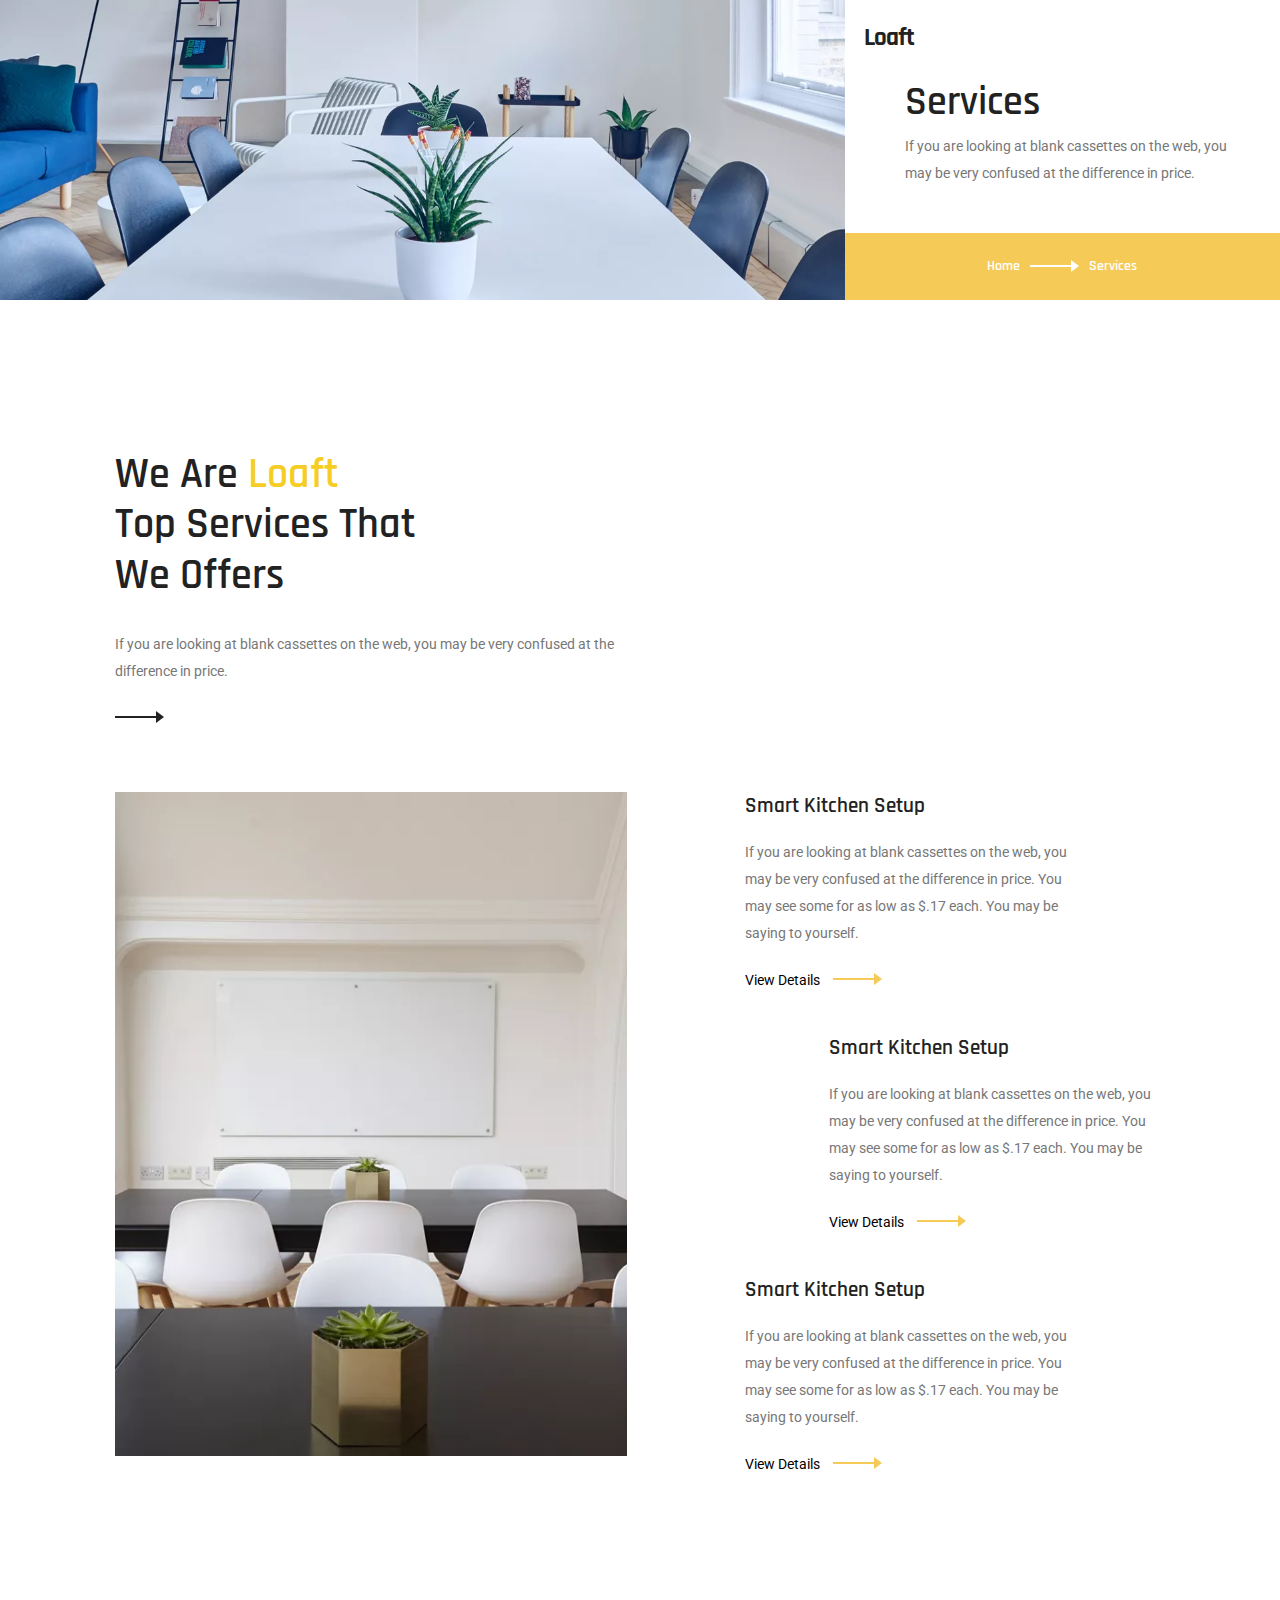
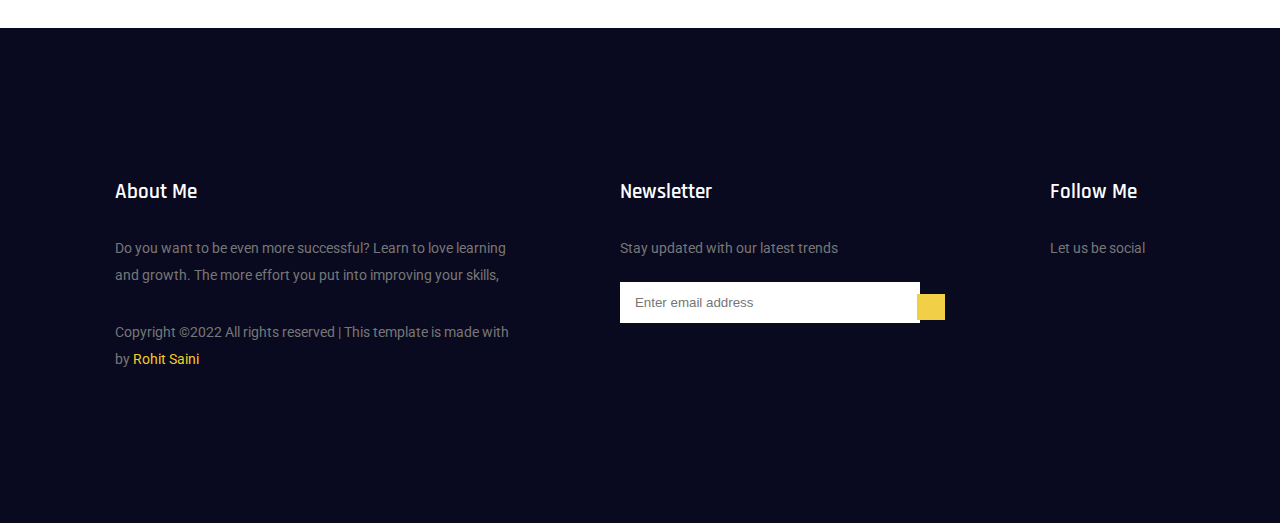
<file: service.html>
<!DOCTYPE html>
<html>
<head>
	<meta charset="utf-8">
	<meta name="viewport" content="width=device-width, initial-scale=1">
	<title>Loaft Interior</title>
	<link rel="stylesheet" type="text/css" href="./css/style.css">
	<link rel="stylesheet" type="text/css" href="./css/responsive.css">

	<!-- For Icons -->
	<link rel="stylesheet" href="https://use.fontawesome.com/releases/v5.15.4/css/all.css" integrity="sha384-DyZ88mC6Up2uqS4h/KRgHuoeGwBcD4Ng9SiP4dIRy0EXTlnuz47vAwmeGwVChigm" crossorigin="anonymous">
</head>
<body>
<!-- ===== ===== Service Page HTML ===== ===== -->

<!-- ----- Navigation Bar ----- -->
<header>
	<nav>
		<div id="navLinks">
			<i class="fas fa-times" onclick="hideMenu()"></i>
			<ul>
				<li><a href="index.html">HOME</a></li>
				<li><a href="about.html">ABOUT</a></li>
				<li class="dropdown" onclick="dropMenu()">
					<a class="dropbtn">WORKS</a>
					<div class="dropdown-content" id="dropId">
						<a href="project.html">Project</a>
						<a href="project-details.html">Project Details</a>
					</div>
				</li>
				<li><a href="service.html">SERVICE</a></li>
				<li class="dropdown" onclick="dropMenu2()">
					<a class="dropbtn">BLOG</a>
					<div class="dropdown-content" id="dropId2">
						<a href="blog.html">Blog</a>
						<a href="blog-details.html">Blog Details</a>
					</div>
				</li>
				<li><a href="contact.html">CONTACT</a></li>
			</ul>
		</div>
		<i id="nav-icon" class="fas fa-bars" onclick="showMenu()"></i>
	</nav>	

	<div class="nav-logo">
		<a href="index.html"><h2>Loaft</h2></a>
	</div>
</header>

<!-- ----- Header Section ----- -->
<section class="header about-header">
	<div class="header-row d-flex">
		<div class="header-col col">
			<div class="owl-carousel owl-theme">
				<div class="item">
					<img src="images/common-banner.jpg.webp" style="width: 100%; height: auto;">
				</div>
			</div>
		</div>
		<div class="header-col-2 col">
			<div>
				<h1>Services</h1>
				<p>
					If you are looking at blank cassettes on the web, you may be very confused at the difference in price.
				</p>
			</div>
		</div>
	</div>

	<div class="header-row-2 d-flex">
		<a href="index.html"><h4>Home<img src="images/arrow.webp">Services</h4></a>
	</div>
</section>

<!-- ----- Services Section ----- -->
<section class="padd-150 w-82">
	<div class="container">
		<div class="service-col col s-c-2 w-48">
			<h1>We Are <span>Loaft</span> <br>Top Services That <br>We Offers</h1>
			<p>If you are looking at blank cassettes on the web, you may be very confused at the difference in price.</p>
			<img src="images/arrow.webp">
		</div>
	</div>

	<div class="container d-flex pt-60">
		<div class="service-col col service-img w-48">
			<img src="images/xservice1.webp" style="width: 100%!important;">
		</div>
		<div class="service-col-2 col">
			<div class="service-box">
				<h2>Smart Kitchen Setup</h2>
				<p>If you are looking at blank cassettes on the web, you may be very
					confused at the difference in price. You may see some for as low as $.17 each. You may be saying to yourself.
				</p>
				<div class="view-image">
					<a href="">View Details <img src="images/arrow-2.webp"></a>
				</div>
			</div>
			<div class="service-box pt-40" style="float: right;">
				<h2>Smart Kitchen Setup</h2>
				<p>If you are looking at blank cassettes on the web, you may be very
					confused at the difference in price. You may see some for as low as $.17 each. You may be saying to yourself.
				</p>
				<div class="view-image">
					<a href="">View Details <img src="images/arrow-2.webp"></a>
				</div>
			</div>
			<div class="service-box pt-40">
				<h2>Smart Kitchen Setup</h2>
				<p>If you are looking at blank cassettes on the web, you may be very
					confused at the difference in price. You may see some for as low as $.17 each. You may be saying to yourself.
				</p>
				<div class="view-image">
					<a href="">View Details <img src="images/arrow-2.webp"></a>
				</div>
			</div>
		</div>
	</div>
</section>

<!-- Footer Section -->
<footer class="padd-150">
	<div class="container d-flex w-82">
		<div class="footer-col">
			<h2>About Me</h2>
			<p class="pt-30">Do you want to be even more successful? Learn to love learning and growth. The more effort you put into improving your skills,</p>
			<p class="pt-30">Copyright ©2022 All rights reserved | This template is made with <i class="far fa-heart"></i> by <span>Rohit Saini</span></p>
		</div>
		<div class="footer-col">
			<h2>Newsletter</h2>
			<p class="pt-30">Stay updated with our latest trends</p>
			<form class="pt-20">
				<input type="email" name="Email" placeholder="Enter email address">
				<button type="submit"><i class="fas fa-arrow-right"></i></button>
			</form>
		</div>
		<div class="footer-col">
			<h2>Follow Me</h2>
			<p class="pt-30">Let us be social</p>
			<div class="icons">
				<a href="https://www.facebook.com/"><i class="fab fa-facebook-f"></i></a>
				<a href="https://www.twitter.com/"><i class="fab fa-twitter"></i></a>
				<a href="https://www.google.com/"><i class="fab fa-chrome"></i></a>
				<a href="https://www.behance.net/"><i class="fab fa-behance"></i></a>
			</div>
		</div>
	</div>
</footer>


<script type="text/javascript">
		// For Navigation Bar ----->
		var navbar = document.getElementById("navLinks");
		var icon = document.getElementById("nav-icon");

		function showMenu() {
			navbar.style.right = "0";
			icon.style.display = "none";
		}
		function hideMenu() {
			navbar.style.right = "-100%";
			icon.style.display = "block";
		}
 
		function dropMenu() {
			var ic = document.getElementById("dropId");
				ic.style.display = "block";
		}
		function dropMenu2() {
			var ic2 = document.getElementById("dropId2");
				ic2.style.display = "block";
		}
</script>

</body>
</html>
</file>
<file: css/style.css>
/* ===== ===== ===== Home Page CSS ===== ===== ===== */

@import url('https://fonts.googleapis.com/css2?family=Rajdhani:wght@400;600;700&family=Roboto:wght@300;400&display=swap');
*{
	margin: 0;
	padding: 0;
	box-sizing: border-box;
}
body{
    line-height: 27px;
    font-size: 14px;
    font-family: "Roboto",sans-serif;
    font-weight: normal;
    color: #777;
}
h1, h2, h3, h4, h5, h6 {
    font-family: "Rajdhani",sans-serif;
    font-weight: 600;
    color: #222;
}

/* ===== Utilitity Classes ===== */
.d-flex{
    display: flex;
    justify-content: space-between;
}
.padd-150{
    padding: 150px 0;
}
.p-t-150{
    padding-top: 150px;
}
.p-t-100{
    padding-top: 100px;
}
.pt-60{
    padding-top: 60px;
}
.pb-60{
    padding-bottom: 60px;
}
.pt-40{
        padding-top: 40px;
}
.pb-40{
        padding-bottom: 40px;
}
.pt-30{
        padding-top: 30px;
}
.pt-20{
    padding-top: 20px;
}
.pb-20{
    padding-bottom: 20px;
}
.padd-20{
    padding: 20px 0;
}
.mt-20{
    margin-top: 20px;
}
.w-94{
    width: 94%;
    margin: auto;
}
.w-83{
    width: 83%;
}
.w-82{
    width: 82%;
    margin: auto;
}
.w-70{
    width: 70%!important;
}
.w-48{
    width: 48.8%!important;
}
.f-right{
    float: right;
}
.clear{
    clear: both;
}
.a-right{
    text-align: right;
}

/* ===== Navigation Bar ===== */
#navLinks{
	height: 100vh;
    min-width: 34%;
    position: fixed;
    top: 0;
    right: -100%;
    display: flex;
    align-items: center;
    background: #f9f9ff;
        opacity: .95;
    z-index: 1111;
}
#navLinks ul{
	width: 80px;
    margin: auto;
	list-style-type: none;
}
#navLinks ul li a{
	text-decoration: none;
    color: black;
    font-size: 12px;
    font-weight: bolder;
        cursor: pointer;
            display: block;
    padding: 10px 0;
    text-align: left;
}
nav .fas{
	position: absolute;
    top: 20px;
    right: 30px;
    font-size: 30px;
    margin: 10px;
    cursor: pointer;
    z-index: 110;
    color: black;
}   
nav i#nav-icon{
	position: fixed;
}
.dropdown-content{
	display: none;
}
.dropdown-content a{
    text-align: right!important;
}
.nav-logo{
        position: absolute;
    top: 25px;
    right: 28.6%;
        z-index: 1;
}
.nav-logo h2{
        font-size: 25px;
    font-weight: 800;
    letter-spacing: -1px;
    user-select: none;
}
.nav-logo a{
        text-decoration: none;
}

/* ===== Header Section ===== */
.header{
    position: relative;
}
.header-col{
    width: 66%;
        line-height: 0;
    z-index: 2;
}
.header-col-2{
    display: flex;
    flex-direction: column;
    justify-content: center;
         user-select: none;
    width: 33%;
    /*padding: 0 30px;*/
}
.header-col-2 > div{
        width: 80%;
    margin: auto;
}
.header-col-2 h1{
        font-size: 42px;
    line-height: 1em;
    /*font-weight: 400;*/
}
.header-col-2 p{
        padding-top: 10px;
}
.header-row-2{
        position: absolute;
    right: 0;
    bottom: 0;
    background-color: #f5d965;
    width: 50%;
    justify-content: space-around;
        padding: 27px 0px;
    align-items: center;
    transition: 0.3s ease;
        user-select: none;
    z-index: 10;
}
.header-row-2:hover{
    padding: 27px 60px;
}
.header-row-2 a{
    text-decoration: none;
}
.header-row-2 h3{
    font-size: 24px;
    font-weight: 700;
    color: white;
}
.header-row-2 img{
        filter: brightness(0) invert(1);
}

/* ===== Project Section ===== */
.container h1{
    font-size: 42px;
    line-height: 1.2em;
}
.container span, .header span{
    color: #f6cd24;
}
.p-col-section p{
        padding: 30px 0 20px;
}
.p-col-section-2, .p-col-section-4, .p-col-section-5{
        position: relative;
        line-height: 0;
}
.p-col-section-2{
        padding-top: 130px;
}
.project-box{
        position: absolute;
    bottom: 0;
    background-color: white;
        padding: 40px 30px;
    width: 58%;
}
.project-box h2{
        line-height: 1.5em;
    padding: 20px 0 30px;
}
.view-image img{
    margin-left: 10px;
    transition: 0.3s ease-in-out;
}
.view-image a{
        text-decoration: none;
    color: black;
        transition: 0.3s ease-in-out;
}
.view-image a:hover{
        color: #f6cd24;
}
.view-image a:hover img{
    margin-left: 20px;
}
.p-col-section-3{
    padding-top: 70px;
}
.p-col-img{
    width: 22%;
}
.p-col-img img{
        filter: grayscale(1);
}
.p-col-img img:hover{
        filter: grayscale(0);
}
.p-col-section-5{
        padding-top: 30px;
}

/* ===== Services Section ===== */
.service-col p{
        padding: 30px 0 20px;
}
.service-col-2{
    width: 40%;
}
.service-box{
    width: 80%;
    clear: both;
}
.service-box p {
    padding: 20px 0;
}

/* ===== Offers Section ===== */
.offers-item{
    width: 100%;
}
.offers-item p{
        padding: 30px 0 20px;
}
.offers-item-img{
    position: relative;
}
.offers-item-hover{
       position: absolute;
        top: 50%;
    right: 0;
    width: 140px;
    background-color: white;
    height: 158px;
    display: flex;
    justify-content: center;
    align-items: center;
    font-size: 20px;    
    opacity: 0;
    transition: 0.3s ease-in-out;
}
.offers-item:hover img{
    filter: brightness(0.5);
    transition: 0.3s ease-in-out;
}
.offers-item:hover .offers-item-hover{
    opacity: 1;
    top: 0;
}
.offers-item:last-child{
    width: 90%;
}
.offers-box{
        min-width: 30%;
    border: 1px solid #00000014;
    text-align: center;
    line-height: 3em;
    padding: 25px 10px;
}
.offers-box i{
        font-size: 22px;
    color: #f6cd24;
}
.offers-box h4{
        font-size: 34px;
}
.offers-box p{
    padding: 0;
}
.offers-box:hover{
    background-color: #f7d548;
}
.offers-box:hover i, .offers-box:hover h4, .offers-box:hover p{
    color: white;
    transition: 0.3s;
}

/* ===== Client’s Section ===== */
.clients-item p{
        padding: 30px 0 20px;
}
.client-img{
        display: flex;
    padding-top: 30px;
}
.client-img div{
        margin-left: 20px;
}
.client-img p{
        padding: 0;
}

/* ===== Blog Section ===== */
.blog-item{
    position: relative;
}
.blog-item > img{
    filter: brightness(0.5);
}
.blog-box-1{
    position: absolute;
        top: 0;
    right: 0;
    background-color: white;
    text-align: center;
    padding: 30px 30px;
}
.blog-box-1 h4{
    font-weight: 700;
}
.blog-box-1 p{
        font-size: 12px;
}
.blog-box-2{
        width: 70%;
        position: absolute;
    bottom: 0;
    padding: 30px;
}
.blog-box-2 h2, .blog-box-2 p, .blog-box-2 a{
    color: white;
}
.blog-box-2 p{
    padding: 25px 0;
}
.blog-item-2{
        background-color: #f1c651;
    padding: 60px 40px;
    display: flex;
    justify-content: space-between;
    align-items: center;
        width: 115%;
         margin-top: 50px;
}
.blog-item-2 h2{
        font-size: 32px;
    line-height: 1.2em;
    color: white;
}
.btn{
        background-color: white;
    padding: 10px 15px;
}
.btn a{
        text-decoration: none;
    color: black;
        font-weight: 700;
}
.btn img{
        margin-left: 5px;
    width: 35px;
}

/* ====== Footer Section ===== */
footer{
        background-color: #090a1f;
}
.footer-col:first-child{
    width: 40%;
}
.footer-col{
        padding-right: 20px;
}
.footer-col h2{
    color: white;
}
footer form input{
        padding: 13px 15px;
    width: 300px;
    border: none;
        outline: none;
}
footer form button{
        padding: 13px 14px;
    margin-left: -6px;
    background-color: #f1d048;
    border: none;
}
.icons i{
    color: #e7e5e5;
    margin-right: 12px;
    margin-top: 12px;
    cursor: pointer;
}
.icons i:hover{
    color: #f1d048;
}


/* ===== ===== ===== About Page CSS ===== ===== ===== */

/* ===== Header Section ===== */
.about-header .header-col-2{
            padding: 40px 2px 70px 6px;
        user-select: text;
}
.about-header .header-col-2 h1 {
        font-size: 40px;
    }
.about-header .header-col-2 p{
    padding-top: 10px;
}
.about-header .header-row-2 {
    width: 34%;
    bottom: 0;
            background-color: #f5ca56;
        padding: 20px 0px;
}
.about-header .header-row-2 h4 {
    color: white;
        align-items: center;
    display: flex;
}
.about-header .header-row-2 img {
        margin: 0 10px;
}

/* ===== Service Section ===== */
.about-service .service-box > p:last-child{
    padding: 0;
}
.about-service .service-box:last-child{
    width: 100%;
}

/* ===== Client’s Section ===== */
.about-client .p-col-section-3 {
     padding-top: 0!important; 
}


/* ===== ===== ===== Project Page CSS ===== ===== ===== */
.project-section .p-col-section-3{
    position: relative;
}
.project-section .p-col-section-3 .header-row-2{
        width: 100%;
    bottom: -80px;
    background-color: #edc151;
}


/* ===== ===== ===== Project Details Page CSS ===== ===== ===== */
.project-details-section .service-box{
    width: 100%;
}
.project-details-section .service-box p {
     padding: 0; 
    padding-top: 12px;
}
.project-details-section .service-box h2 {
    padding-bottom: 10px;
}
.project-details-section table{
    /*width: 160px;*/
}
.project-details-section table th{
   padding-right: 30px;
       text-align: left;
       color: black;
        font-weight: 400;
}
.project-details-section table i{
   color: #edef2d;
}
.project-details-section .icons i{
   color: black;
}


/* ===== ===== ===== Blog Page CSS ===== ===== ===== */
.blog-sec-col{
    width: 66%;
}
.blog-left-container{
        flex-basis: 28%;
        text-align: right;
    padding-right: 30px;
    padding-top: 40px;
}
.blog-container a{
    text-decoration: none;
}
.blog-div{
    flex-direction: column;
    padding-top: 20px;
}
.blog-div a{
    color: #777;
}
.blog-div a:hover{
        color: #f6cd24;
}
.blog-div i{
        margin-left: 10px;
    font-size: 16px;
    color: #2f2d2d;
}
.blog-right-container{
        flex-basis: 80%;
}
.blog-right-container h2{
    padding: 13px 0;
    transition: 0.3s;
}
.blog-right-container h2:hover{
    color: #f6cd24;
}
.btn-2{
        display: inline-block;
    margin-top: 20px;
}
.btn-2 a{
        font-size: 13px;
    color: black;
    display: block;
    border-radius: 6px;
    padding: 5px 30px;
    background-color: #faf9f7;
    border: 1px solid beige;
    transition: 0.3s;
}
.btn-2 a:hover{
    color: white;
    background-color: #e9c221;
}
.blog-sec-col-2{
    width: 30%;
        height: fit-content;
    border: 1px solid #e7e1e1;
    background-color: #fafaff;
    padding: 34px 20px;
    text-align: center;
}
.blog-sec-col-2 hr{
        margin: 30px 0;
    border: none;
    border-bottom: 1px solid #dfd7d7b8;
}
.search input{
        padding: 10px 20px;
    width: 100%;
    border-radius: 25px;
    border: none;
    background-color: #f5ca56;
    outline: none;
}
.blog-container-2 .icons i{
    color: black!important;
}
.blog-container-2 h2.blog-h-box{
        color: white;
    background-color: #f6bf54;
    padding: 7px 0;
    font-size: 18px;
        margin-bottom: 30px;
}
.blog-img-gallery{
        display: flex;
    text-align: left;
       margin: 20px 0;
    line-height: 24px;
    align-items: center;
}
.blog-img-gallery img{
        margin-right: 20px;
}
.blog-img-gallery a, .blog-posts a{
        text-decoration: none;
}
.blog-img-gallery a:hover h4{
    color: #f6cd24;
    transition: 0.3s;
}
.blog-posts{
        border-bottom: 1px dashed #dbdbdb;
        padding: 10px 0;
}
.blog-posts a{
        color: #777;
}
.blog-posts:hover p, .blog-posts:hover{
        color: #f6cd24;
        transition: 0.3s;
}
.blog-container-2 form input{
    padding: 9px 10px;
        border: 1px solid #efefef;
    outline: none;
        width: 59%;
    font-size: 12px;
}
.blog-container-2 form button{
        padding: 10px 14px;
    border: 1px solid #f6bf54;
    background-color: #f6bf54;
    font-size: 12px;
    color: white;
    margin-left: -4px;
    cursor: pointer;
}
.blog-tags{
    text-align: left;
}
.blog-tags a{
        text-decoration: none;
        padding: 0px 14px;;
        border: 1px solid #efefef;
    font-size: 12px;
    color: black;
    background-color: white;
        display: inline-block;
    margin-top: 10px;
    transition: 0.3s;
}
.blog-tags a:hover{
        background: #f5ca56;
        color: white;
}
.pagination {
      display: flex;
    justify-content: center;
        padding-bottom: 150px;
}
.pagination a {
  color: black;
  float: left;
  padding: 6px 13px;
  text-decoration: none;
}
.pagination a.active {
  background-color: #f6bf54;
    color: white;
}
.pagination a:hover:not(.active) {
        color: white;
    background-color: #F6BF53;
}

/* ===== ===== Blog Details Page CSS ===== ===== */
.blog-details-section p{
    padding-top: 10px;
}
.blog-details-section h2{
    padding: 0;
    padding-top: 35px;
}
.blog-details-section .icons i {
    color: #c7c7c7;
    margin-top: 22px;
}
.blog-details-container{
    padding: 50px 0 30px;
}
.blog-details-container p{
    box-shadow: -17px 17px 20px -18px #e3e0e0;
    padding: 0;
    padding: 0 30px 30px;
}
.blog-details-section hr{
        margin: 30px 0;
    border: none;
    border-bottom: 1px solid #dfd7d7b8;
}
.prev-post, .next-post, .comment-col{
    display: flex;
}
.prev-post img, .comment-col img{
        margin-right: 20px;
}
.next-post{
        text-align: right;
}
.next-post img{
    margin-left: 20px;
}
.blog-details-container-2{
    background-color: #fafaff;
        padding: 50px 30px;
            margin: 60px 0;
                border: 1px solid #e7e1e1;
}
.blog-details-container-2 h2{
        text-align: center;
    padding: 0;
    font-size: 20px;
}
.blog-details-container-2 > p{
    padding: 0;
    padding-left: 80px;
}
.comment-col{
    padding-top: 50px;
}
.comment-col p{
    padding: 0;
    font-size: 13px;
    color: #bbb9b9;
}
.comment-col .btn {
    padding: 0px;
    height: fit-content;
    font-size: 12px;
}
.comment-col .btn a{
        padding: 2px 17px;
    display: block;
    transition: 0.3s;
}
.comment-col .btn a:hover{
        color: white;
    background-color: #f6bf54;
}
.blog-form{
        width: 66%;
            background-color: #fafaff;
    padding: 30px 30px;
    border: 1px solid #e7e1e1;
        margin-bottom: 150px;
}
.blog-form h2{
     text-align: center;
    padding: 0;
    font-size: 20px;
}
.blog-form input, .blog-form textarea, .contact-col-2 input, .contact-col-2 textarea{
        padding: 9px 10px;
        border: none;
    outline: none;
    width: 48%;
    font-size: 12px;
        margin: 10px 0;
}
.blog-form textarea{
    width: 100%;
     resize: none;
     font-family: "Roboto",sans-serif;
}
.blog-form [type="email"]{
    float: right;
}
.blog-form [name="Subject"]{
    width: 100%;
}
.blog-form button, .contact-col-2 button{
        padding: 15px 40px;
    color: white;
    background-color: #f6bf54;
    border: 1px solid #f6bf54;
    border-radius: 6px;
    margin: auto;
    display: block;
    cursor: pointer;
    transition: 0.3s;
}
.blog-form button:hover, .contact-col-2 button:hover{
    color: #f6bf54;
    background-color: transparent;
}

/*  ===== ===== Contact Page CSS ===== =====  */
.contact-col{
    width: 25%;
}
.contact-section i{
        margin-right: 20px;
    font-size: 18px;
    color: #f6bf54;
    padding-top: 5px;
}
.contact-section .contact-box{
        margin-bottom: 20px;
        justify-content: flex-start;
}
.contact-section .contact-box a{
    text-decoration: none;
}
.contact-col-2{
    width: 75%;
        padding: 0 10px;
}
.contact-col-2 input, .contact-col-2 textarea{
    border: 1px solid #e7e1e1;
    width: 100%;
    margin: 6px 0;
    resize: none;
     font-family: "Roboto",sans-serif;
}
.contact-form-left, .contact-form-right{
    width: 48%;
}
.contact-col-2 button{
        float: right;
    margin-top: 15px;
}
</file>
<file: css/responsive.css>
/* ===== ===== ===== Responsive CSS ===== ===== ===== */

@media(min-width: 1920px) {}

@media(min-width: 1600px) and (max-width: 1900px) {}

@media(min-width: 1440px) and (max-width: 1600px) {}


@media(max-width: 991px) {
    /* ===== ===== ===== Home Page CSS ===== ===== ===== */
    .header-row-2{
        display: none;
    }
    .header-row, .container{
        flex-direction: column;
    }
    .col, .blog-item-2{
        width: 100%!important;
    }
    .header-col-2 {
        padding: 30px;
    }
    .project-col:last-child{
            padding-top: 50px;
    }
    .service-img img{
            width: 65%!important;
        float: right;
    }
    .service-box, .s-c-2 {
        width: 65%;
    }
    .service-col-2 {
        padding-top: 60px;
    }
    .offers-col:last-child {
        padding-top: 20px;
    }
    .clients-col:last-child{
            padding-top: 60px;
    }
    .blog-col:last-child{
        padding-top: 40px;
    }
    .footer-col {
        padding-top: 30px;
        width: 100%!important;
    }
    .footer-col .pt-30{
        padding-top: 15px;
    }

    /* ===== ===== ===== About Page CSS ===== ===== ===== */
    .about-header .header-col-2 {
        padding-bottom: 0;
    }
    /* ===== Client’s Section ===== */
    .about-client .clients-col .pt-60:first-child {
        padding-top: 0!important; 
    }

    /* ===== ===== ===== Blog Page CSS ===== ===== ===== */
    .blog-left-container {
        flex-basis: 40%;
        text-align: left;
    }
    .blog-sec-col-2{
            margin-top: 60px;
    }

     /* ===== ===== Blog Details Page CSS ===== ===== */
    .blog-form{
            margin-top: 60px;
        width: 100%;
    }
}

@media (max-width: 767px) {
    /* ===== ===== ===== Home Page CSS ===== ===== ===== */
    .p-t-150 {
        padding-top: 100px;
    }
    .padd-150 {
        padding: 100px 0;
    }
    header{
            background-color: #f5ca56;
        height: 60px;
        position: sticky;
        z-index: 111;
        top: 0;
    }
    nav .fas {
        margin: 0;
        top: 15px;
    }
    .nav-logo {
        top: 17px;
        left: 30px;
    }
    #navLinks {
        min-width: 55%;
    }
    .project-box {
        padding: 20px 20px;
    }
    .offers-item:last-child {
        flex-direction: column;
        width: 100%;
    }
    .offers-box {
        width: 90%;
        margin: auto;
        margin-bottom: 30px;
    }
    .offers-box:last-child{
        margin-bottom: 0;
    }
    .blog-item-2{
            flex-direction: column;
        padding: 40px 20px;
        text-align: center;
    }
    .blog-item-2 br{
        display: none;
    }
    .btn{
        margin-top: 20px;
    }
    .pagination {
        padding-bottom: 100px;
    }
    .blog-form {
        margin-bottom: 100px;
    }
}

@media(max-width: 575px) {
    /* ===== ===== ===== Home Page CSS ===== ===== ===== */
     .w-83{
        width: 94%;
    }
    .w-82 {
        width: 93%;
    }
    .w-70 {
        width: 90%!important;
    }
    #navLinks {
        min-width: 65%;
    }
    .header-col-2 {
        padding: 30px 15px;
    }
    .service-box, .s-c-2 {
        width: 85%;
    }
    .service-img img {
        width: 85%!important;
    }
    .blog-box-1, .blog-box-2 {
        padding: 10px 10px;
            line-height: 20px;
    }
    .blog-box-2 p {
        padding: 15px 0;
    }
    footer form input {
        width: 180px;
    }

    /* ===== ===== ===== Blog Page CSS ===== ===== ===== */
    .blog-left-container {
        display: none;
    }
    .blog-right-container {
        flex-basis: 100%;
    }

    /* ===== ===== Blog Details Page CSS ===== ===== */
    .blog-details-container-2 {
        padding: 25px 15px;
    }
    .comment-col {
        padding-left: 0px!important;
    }
    .blog-details-container-2 > p {
        padding-left: 80px!important;
    }
    .blog-form input {
        width: 100%;
    }

    /* ===== ===== Contact Page CSS ===== ===== */
    .contact-col-2 form > div{
        flex-direction: column;
    }
    .contact-form-left, .contact-form-right {
        width: 100%;
    }
}

@media(max-width: 375px) {
    /* ===== ===== ===== Home Page CSS ===== ===== ===== */
    .project-box {
        padding: 20px 5px;
    }
    .project-col h2 {
        line-height: 1.1em;
        padding: 15px 0 20px;
        font-size: 20px;
    }
    .view-image img {
        margin-left: 5px;
    }
    .view-image a:hover img {
        margin-left: 7px;
    }
    .offers-item-hover {
        width: 35%;
        height: 40%;
        font-size: 16px;
    }
   /* ===== ===== Blog Details Page CSS ===== ===== */
    .p-n-post {
        flex-direction: column;
    }
    .next-post{
        justify-content: end;
            padding-top: 20px;
    }
}

@media(max-width: 320px) {}
</file>
